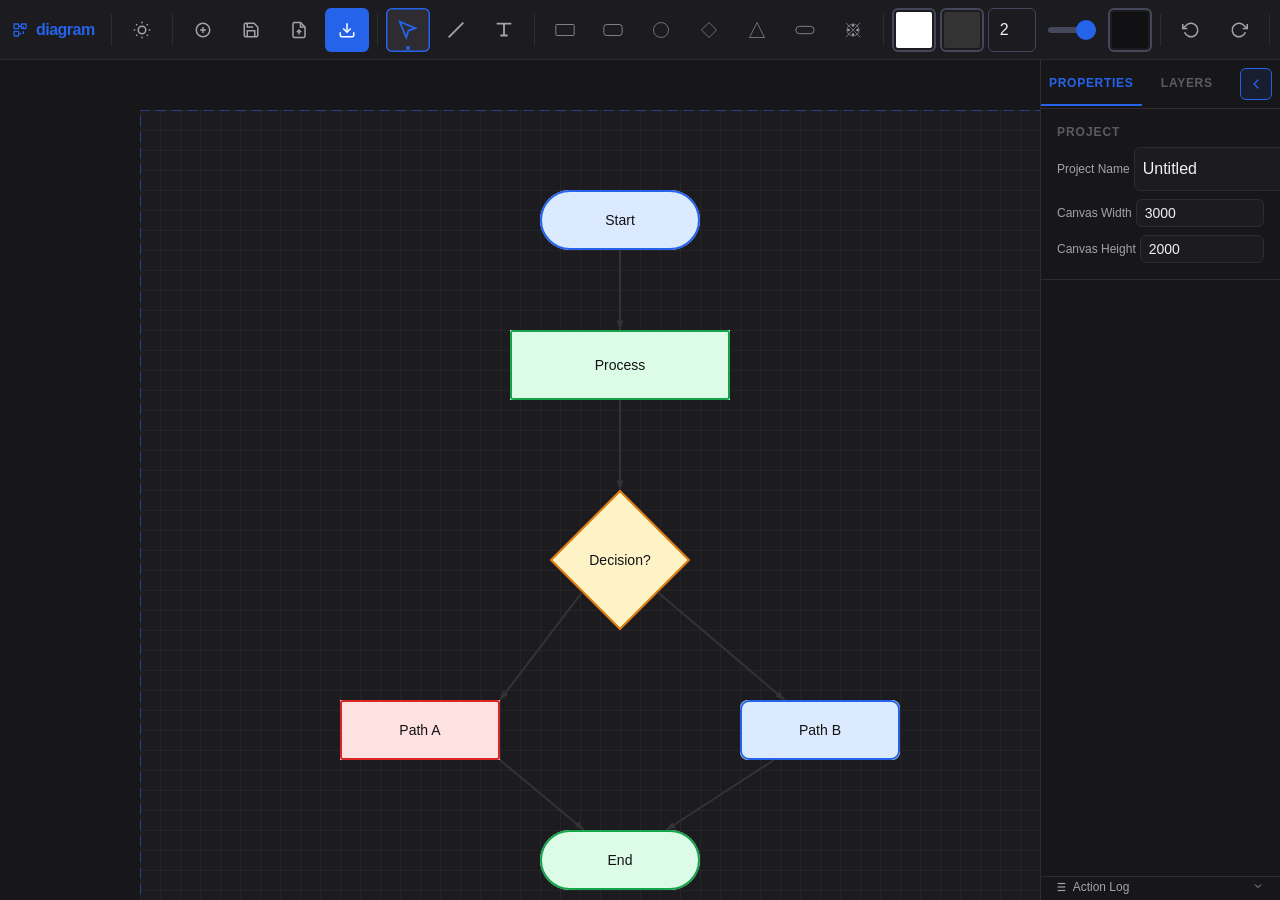
<file: index.html>
<!DOCTYPE html>
<html lang="en">
<head>
    <meta charset="UTF-8">
    <meta name="viewport" content="width=device-width, initial-scale=1.0">
    <title>diagram</title>
    <script>
      (function () {
        var saved = localStorage.getItem('diagram-theme');
        var theme = saved || (window.matchMedia('(prefers-color-scheme: dark)').matches ? 'dark' : 'light');
        document.documentElement.setAttribute('data-theme', theme);
      })();
    </script>
    <link rel="stylesheet" href="styles.css">
    <link rel="icon" type="image/svg+xml" href="data:image/svg+xml,%3Csvg xmlns='http://www.w3.org/2000/svg' viewBox='0 0 24 24' fill='none' stroke='%232563EB' stroke-width='2'%3E%3Crect x='3' y='3' width='7' height='7' rx='1'/%3E%3Crect x='14' y='3' width='7' height='7' rx='1'/%3E%3Crect x='3' y='14' width='7' height='7' rx='1'/%3E%3Cpath d='M10 6.5h4M10 17.5h4M17 6.5v4M17 14v4'/%3E%3C/svg%3E">
</head>
<body>
    <h1 class="sr-only">Diagram — Canvas Editor</h1>
    <a href="#canvas-container" class="skip-link">Skip to canvas</a>
    <!-- Toolbar -->
    <div id="toolbar">
        <a class="app-logo" href="about/">
            <svg width="16" height="16" viewBox="0 0 24 24" fill="none" stroke="currentColor" stroke-width="2" style="vertical-align:middle;margin-right:4px"><rect x="3" y="3" width="7" height="7" rx="1"/><rect x="14" y="3" width="7" height="7" rx="1"/><rect x="3" y="14" width="7" height="7" rx="1"/><path d="M10 6.5h4M10 17.5h4M17 6.5v4M17 14v4"/></svg>
            diagram
        </a>
        <div class="toolbar-divider"></div>

        <button id="theme-toggle" title="Toggle theme">
            <svg class="theme-sun" width="18" height="18" viewBox="0 0 24 24" fill="none" stroke="currentColor" stroke-width="2"><circle cx="12" cy="12" r="5"/><path d="M12 1v2M12 21v2M4.22 4.22l1.42 1.42M18.36 18.36l1.42 1.42M1 12h2M21 12h2M4.22 19.78l1.42-1.42M18.36 5.64l1.42-1.42"/></svg>
            <svg class="theme-moon" width="18" height="18" viewBox="0 0 24 24" fill="none" stroke="currentColor" stroke-width="2" style="display:none"><path d="M21 12.79A9 9 0 1111.21 3 7 7 0 0021 12.79z"/></svg>
        </button>
        <div class="toolbar-divider"></div>

        <button class="tool-btn" id="btn-new" title="New Canvas"><svg width="18" height="18" viewBox="0 0 24 24" fill="none" stroke="currentColor" stroke-width="2"><circle cx="12" cy="12" r="9"/><line x1="12" y1="8" x2="12" y2="16"/><line x1="8" y1="12" x2="16" y2="12"/></svg></button>
        <button class="tool-btn save-btn" id="btn-save-file" title="Save Project (.json)"><svg width="18" height="18" viewBox="0 0 24 24" fill="none" stroke="currentColor" stroke-width="2"><path d="M19 21H5a2 2 0 01-2-2V5a2 2 0 012-2h11l5 5v11a2 2 0 01-2 2z"/><polyline points="17 21 17 13 7 13 7 21"/><polyline points="7 3 7 8 15 8"/></svg><span class="save-dot" id="save-dot" style="display:none"></span></button>
        <button class="tool-btn" id="btn-load-file" title="Import Project (.json)"><svg width="18" height="18" viewBox="0 0 24 24" fill="none" stroke="currentColor" stroke-width="2"><path d="M14 2H6a2 2 0 00-2 2v16a2 2 0 002 2h12a2 2 0 002-2V8z"/><polyline points="14 2 14 8 20 8"/><line x1="12" y1="18" x2="12" y2="12"/><polyline points="9 15 12 12 15 15"/></svg></button>
        <div class="export-wrap">
            <button class="tool-btn-primary" id="btn-export" title="Export"><svg width="18" height="18" viewBox="0 0 24 24" fill="none" stroke="currentColor" stroke-width="2"><path d="M21 15v4a2 2 0 01-2 2H5a2 2 0 01-2-2v-4"/><polyline points="7 10 12 15 17 10"/><line x1="12" y1="15" x2="12" y2="3"/></svg></button>
            <div class="export-drop" id="export-drop">
                <div class="export-item" data-action="export-png-auto">PNG (auto-crop)</div>
                <div class="export-item" data-action="export-png-full">PNG (full canvas)</div>
                <div class="export-item" data-action="export-jpg-auto">JPG (auto-crop)</div>
                <div class="export-item" data-action="export-jpg-full">JPG (full canvas)</div>
                <div class="export-item" data-action="export-pdf-auto">PDF (auto-crop)</div>
                <div class="export-item" data-action="export-pdf-full">PDF (full canvas)</div>
            </div>
        </div>
        <div class="toolbar-divider"></div>

        <button class="tool-btn active" data-tool="select" title="Select (V)"><svg width="22" height="22" viewBox="0 0 24 24" fill="none" stroke="currentColor" stroke-width="2"><path d="M3 3l7.07 16.97 2.51-7.39 7.39-2.51L3 3z"/></svg></button>
        <button class="tool-btn" data-tool="line" title="Line (L)"><svg width="22" height="22" viewBox="0 0 24 24" fill="none" stroke="currentColor" stroke-width="2"><line x1="4" y1="20" x2="20" y2="4"/></svg></button>
        <button class="tool-btn" data-tool="text" title="Text (T)"><svg width="22" height="22" viewBox="0 0 24 24" fill="none" stroke="currentColor" stroke-width="2"><path d="M4 5h16M12 5v14M8 18h8"/></svg></button>
        <div class="toolbar-divider"></div>

        <button class="shape-btn" data-shape="rect" data-width="120" data-height="80" title="Rectangle"><svg viewBox="0 0 60 40"><rect x="5" y="5" width="50" height="30" fill="none" stroke="currentColor" stroke-width="2" rx="2"/></svg></button>
        <button class="shape-btn" data-shape="roundRect" data-width="120" data-height="80" title="Rounded"><svg viewBox="0 0 60 40"><rect x="5" y="5" width="50" height="30" fill="none" stroke="currentColor" stroke-width="2" rx="8"/></svg></button>
        <button class="shape-btn" data-shape="circle" data-width="80" data-height="80" title="Circle"><svg viewBox="0 0 60 60"><circle cx="30" cy="30" r="25" fill="none" stroke="currentColor" stroke-width="2"/></svg></button>
        <button class="shape-btn" data-shape="diamond" data-width="80" data-height="80" title="Diamond"><svg viewBox="0 0 60 60"><path d="M30 5l25 25-25 25L5 30z" fill="none" stroke="currentColor" stroke-width="2"/></svg></button>
        <button class="shape-btn" data-shape="triangle" data-width="80" data-height="80" title="Triangle"><svg viewBox="0 0 60 60"><path d="M30 5l25 50H5z" fill="none" stroke="currentColor" stroke-width="2"/></svg></button>
        <button class="shape-btn" data-shape="terminator" data-width="120" data-height="60" title="Start/End"><svg viewBox="0 0 60 30"><rect x="5" y="5" width="50" height="20" rx="10" fill="none" stroke="currentColor" stroke-width="2"/></svg></button>
        <button class="shape-btn" data-shape="custom" data-width="100" data-height="100" title="Custom SVG"><svg viewBox="0 0 60 60"><path d="M6 6l48 48M54 6L6 54" fill="none" stroke="currentColor" stroke-width="2"/><circle cx="30" cy="30" r="20" fill="none" stroke="currentColor" stroke-width="2"/><circle cx="30" cy="15" r="4" fill="currentColor"/><circle cx="30" cy="45" r="4" fill="currentColor"/><circle cx="15" cy="30" r="4" fill="currentColor"/><circle cx="45" cy="30" r="4" fill="currentColor"/></svg></button>
        <div class="toolbar-divider"></div>

        <input type="color" id="fillColor" value="#ffffff" title="Fill">
        <input type="color" id="strokeColor" value="#333333" title="Outline">
        <input type="number" id="strokeWidth" value="2" min="0" max="20" title="Outline width">
        <input type="range" id="opacity" value="100" min="10" max="100" title="Opacity">
        <input type="color" id="textColor" value="#111113" title="Text color">
        <div class="toolbar-divider"></div>

        <button class="tool-btn" id="btn-undo" title="Undo (Ctrl+Z)"><svg width="18" height="18" viewBox="0 0 24 24" fill="none" stroke="currentColor" stroke-width="2"><polyline points="1 4 1 10 7 10"/><path d="M3.51 15a9 9 0 1 0 2.13-9.36L1 10"/></svg></button>
        <button class="tool-btn" id="btn-redo" title="Redo (Ctrl+Y or Ctrl+Shift+Z)"><svg width="18" height="18" viewBox="0 0 24 24" fill="none" stroke="currentColor" stroke-width="2"><polyline points="23 4 23 10 17 10"/><path d="M20.49 15a9 9 0 1 1-2.13-9.36L23 10"/></svg></button>
        <div class="toolbar-divider"></div>

        <button class="tool-btn" id="btn-duplicate" title="Duplicate (Ctrl+D)"><svg width="18" height="18" viewBox="0 0 24 24" fill="none" stroke="currentColor" stroke-width="2"><rect x="9" y="9" width="13" height="13" rx="2"/><path d="M5 15H4a2 2 0 01-2-2V4a2 2 0 012-2h9a2 2 0 012 2v1"/></svg></button>
        <button class="tool-btn" id="btn-delete" title="Delete (Del)"><svg width="18" height="18" viewBox="0 0 24 24" fill="none" stroke="currentColor" stroke-width="2"><polyline points="3 6 5 6 21 6"/><path d="M19 6v14a2 2 0 01-2 2H7a2 2 0 01-2-2V6m3 0V4a2 2 0 012-2h4a2 2 0 012 2v2"/></svg></button>
        <div class="toolbar-divider"></div>

        <button class="tool-btn active" id="btn-grid" title="Toggle Grid (G)"><svg width="22" height="22" viewBox="0 0 24 24" fill="none" stroke="currentColor" stroke-width="2"><path d="M3 3h18v18H3z"/><path d="M3 9h18M3 15h18M9 3v18M15 3v18"/></svg></button>
        <button class="tool-btn active" id="btn-snap" title="Toggle Snap (S)"><svg width="22" height="22" viewBox="0 0 24 24" fill="none" stroke="currentColor" stroke-width="2"><circle cx="4" cy="4" r="2" fill="currentColor"/><circle cx="20" cy="4" r="2" fill="currentColor"/><circle cx="4" cy="20" r="2" fill="currentColor"/><circle cx="20" cy="20" r="2" fill="currentColor"/><line x1="6" y1="4" x2="18" y2="4" stroke-dasharray="2 2"/><line x1="4" y1="6" x2="4" y2="18" stroke-dasharray="2 2"/></svg></button>
        <div class="toolbar-divider"></div>

        <span class="zoom-display" id="zoom-display">100%</span>
        <button class="tool-btn" id="btn-zoom-in" title="Zoom In">+</button>
        <button class="tool-btn" id="btn-zoom-out" title="Zoom Out">−</button>
    </div>

    <!-- Read-only banner (shown when another tab is editing) -->
    <div id="readonly-banner" class="readonly-banner" style="display:none" role="alert">Read-only — another tab is editing</div>

    <!-- Canvas -->
    <div id="canvas-container" aria-label="Diagram canvas" role="application">
        <div id="canvas">
            <div id="grid-layer"></div>
            <div id="shapes-layer"></div>
            <div id="preview-layer"></div>
        </div>
    </div>

    <!-- Properties Panel -->
    <div id="properties-panel" class="hidden">
        <div id="panel-resize-handle" title="Drag to resize panel"></div>
        <div class="panel-header" id="panel-header">
            <span id="panel-title" style="display:none"></span>
            <div class="panel-tabs">
                <button class="panel-tab active" data-tab="properties">Properties</button>
                <button class="panel-tab" data-tab="layers">Layers</button>
            </div>
            <button id="btn-collapse-panel" class="collapse-btn" title="Collapse panel (Ctrl+\\)">
                <svg width="14" height="14" viewBox="0 0 24 24" fill="none" stroke="currentColor" stroke-width="2" stroke-linecap="round" stroke-linejoin="round"><polyline points="15 18 9 12 15 6"/></svg>
            </button>
        </div>
        <div class="panel-scroll">

        <!-- Project properties (shown when nothing selected) -->
        <div class="panel-section panel-project">
            <h4>Project</h4>
            <div class="prop-row"><label>Project Name <input type="text" id="project-name" placeholder="Untitled"></label></div>
            <div class="prop-row"><label>Canvas Width <input type="number" id="canvas-width" min="500" max="10000" step="100"></label></div>
            <div class="prop-row"><label>Canvas Height <input type="number" id="canvas-height" min="500" max="10000" step="100"></label></div>
        </div>

        <!-- Shape name -->
        <div class="panel-section panel-shape">
            <h4>Name</h4>
            <div class="prop-row"><label><input type="text" id="prop-name" placeholder="Shape name..."></label></div>
        </div>
        <!-- Shape geometry -->
        <div class="panel-section panel-shape">
            <h4>Geometry</h4>
            <div class="prop-row">
                <label>X <input type="number" id="prop-x" class="num-compact"></label>
                <label>Y <input type="number" id="prop-y" class="num-compact"></label>
                <label>W <input type="number" id="prop-width" class="num-compact" min="10"></label>
                <label>H <input type="number" id="prop-height" class="num-compact" min="10"></label>
            </div>
            <div class="prop-row"><label>Z <input type="number" id="prop-zHeight" class="num-tiny" value="0" min="-999" max="999" title="Z-order position (higher = on top)"></label></div>
            <div class="prop-row">
                <label class="checkbox-label"><input type="checkbox" id="prop-lock-ar"> Lock Aspect Ratio</label>
            </div>
        </div>
        <!-- Shape text -->
        <div class="panel-section panel-shape">
            <h4>Text</h4>
            <div class="prop-row"><label><textarea id="prop-text" rows="3" placeholder="Enter text..."></textarea></label></div>
            <div class="prop-row">
                <label>Font <input type="number" id="prop-fontSize" class="num-tiny" min="8" max="72"></label>
                <label>Pad <input type="number" id="prop-textPad" class="num-tiny" min="0" max="40"></label>
            </div>
            <div class="prop-row"><label>Align <select id="prop-textAlign">
                <option value="top-left">Top Left</option>
                <option value="top-center">Top Center</option>
                <option value="top-right">Top Right</option>
                <option value="middle-left">Middle Left</option>
                <option value="center">Center</option>
                <option value="middle-right">Middle Right</option>
                <option value="bottom-left">Bottom Left</option>
                <option value="bottom-center">Bottom Center</option>
                <option value="bottom-right">Bottom Right</option>
            </select></label></div>
        </div>
        <!-- Shape style -->
        <div class="panel-section panel-shape panel-shape-style">
            <h4>Style</h4>
            <div class="prop-row">
                <label>Fill <input type="color" id="prop-fill"></label>
                <label>Stroke <input type="color" id="prop-stroke"></label>
                <label>SW <input type="number" id="prop-sw" class="num-tiny" min="0" max="20"></label>
                <label>Op <input type="number" id="prop-opacity" class="num-compact" min="10" max="100"></label>
            </div>
            <div class="prop-row">
                <label>F.Op <input type="number" id="prop-fillOpacity" class="num-compact" min="0" max="100" value="100" title="Fill opacity (0-100)"></label>
                <label>S.Op <input type="number" id="prop-strokeOpacity" class="num-compact" min="0" max="100" value="100" title="Stroke opacity (0-100)"></label>
                <label>Txt Color <input type="color" id="prop-textColor"></label>
            </div>
        </div>

        <!-- Connection style -->
        <div class="panel-section panel-conn">
            <h4>Connection</h4>
            <div class="prop-row"><label>Name <input type="text" id="conn-name" placeholder="Line name..."></label></div>
            <div class="prop-row"><label>Color <input type="color" id="conn-color"></label><label>Width <input type="number" id="conn-width" class="num-compact" min="1" max="20"></label></div>
            <div class="prop-row"><label>Z <input type="number" id="conn-zHeight" class="num-tiny" value="0" min="-999" max="999" title="Z-order position (higher = on top)"></label></div>
            <div class="prop-row">
                <div class="checkbox-pair">
                    <label class="checkbox-label"><input type="checkbox" id="conn-arrow-start"> Start</label>
                    <label class="checkbox-label"><input type="checkbox" id="conn-arrow-end"> End</label>
                </div>
            </div>
            <div class="prop-row"><label>From <input type="text" id="conn-from" class="num-wide" readonly tabindex="-1"></label></div>
            <div class="prop-row"><label>To <input type="text" id="conn-to" class="num-wide" readonly tabindex="-1"></label></div>
        </div>

        <!-- Layers tab content -->
        <div id="panel-layers" class="panel-layers-content" style="display:none"></div>

        <!-- Custom SVG editing (shown when custom shape selected) -->
        <div class="panel-section panel-custom">
            <h4>Custom SVG</h4>
            <div class="prop-row"><label><textarea id="custom-svg-code" rows="6" placeholder="Paste SVG elements — use pixel coords matching shape size"></textarea></label></div>
            <div class="prop-row">
                <label class="checkbox-label"><input type="checkbox" id="prop-preserve-svg-ar"> Preserve SVG Aspect Ratio</label>
            </div>
            <div class="prop-row">
                <label class="checkbox-label"><input type="checkbox" id="prop-treat-as-native"> Treat as native shape</label>
            </div>
        </div>

        </div><!-- end panel-scroll -->

        <!-- Action Log (inside panel) -->
        <div class="panel-log">
            <div class="log-header" id="log-header">
                <span><svg width="14" height="14" viewBox="0 0 24 24" fill="none" stroke="currentColor" stroke-width="2" style="vertical-align:middle;margin-right:3px"><line x1="8" y1="6" x2="21" y2="6"/><line x1="8" y1="12" x2="21" y2="12"/><line x1="8" y1="18" x2="21" y2="18"/><line x1="3" y1="6" x2="3.01" y2="6"/><line x1="3" y1="12" x2="3.01" y2="12"/><line x1="3" y1="18" x2="3.01" y2="18"/></svg> Action Log</span>
                <button id="log-toggle" title="Toggle log"><svg width="12" height="12" viewBox="0 0 24 24" fill="none" stroke="currentColor" stroke-width="2"><polyline points="6 9 12 15 18 9"/></svg></button>
            </div>
            <div class="log-body" id="log-body" aria-live="polite"></div>
        </div>
    </div>

    <!-- Context Menu -->
    <div id="context-menu" class="hidden">
        <div class="context-item" data-action="copy">Copy (Ctrl+C)</div>
        <div class="context-item" data-action="paste">Paste (Ctrl+V)</div>
        <div class="context-divider"></div>
        <div class="context-item" data-action="duplicate">Duplicate</div>
        <div class="context-item" data-action="delete">Delete</div>
        <div class="context-divider"></div>
        <div class="context-item" data-action="bring-front">Bring to Front</div>
        <div class="context-item" data-action="bring-forward">Bring Forward</div>
        <div class="context-item" data-action="send-backward">Send Backward</div>
        <div class="context-item" data-action="send-back">Send to Back</div>
        <div class="context-divider"></div>
        <div class="context-item" data-action="lock">Lock/Unlock</div>
        <div class="context-divider"></div>
        <div class="context-item" data-action="edit-text">Edit Text</div>
    </div>

    <!-- Text Editor -->
    <div id="text-editor" class="hidden">
        <textarea id="text-input"></textarea>
    </div>

    <script src="vendor/html2canvas.min.js"></script>
    <script src="vendor/jspdf.umd.min.js"></script>
    <script src="app.js"></script>
</body>
</html>
</file>
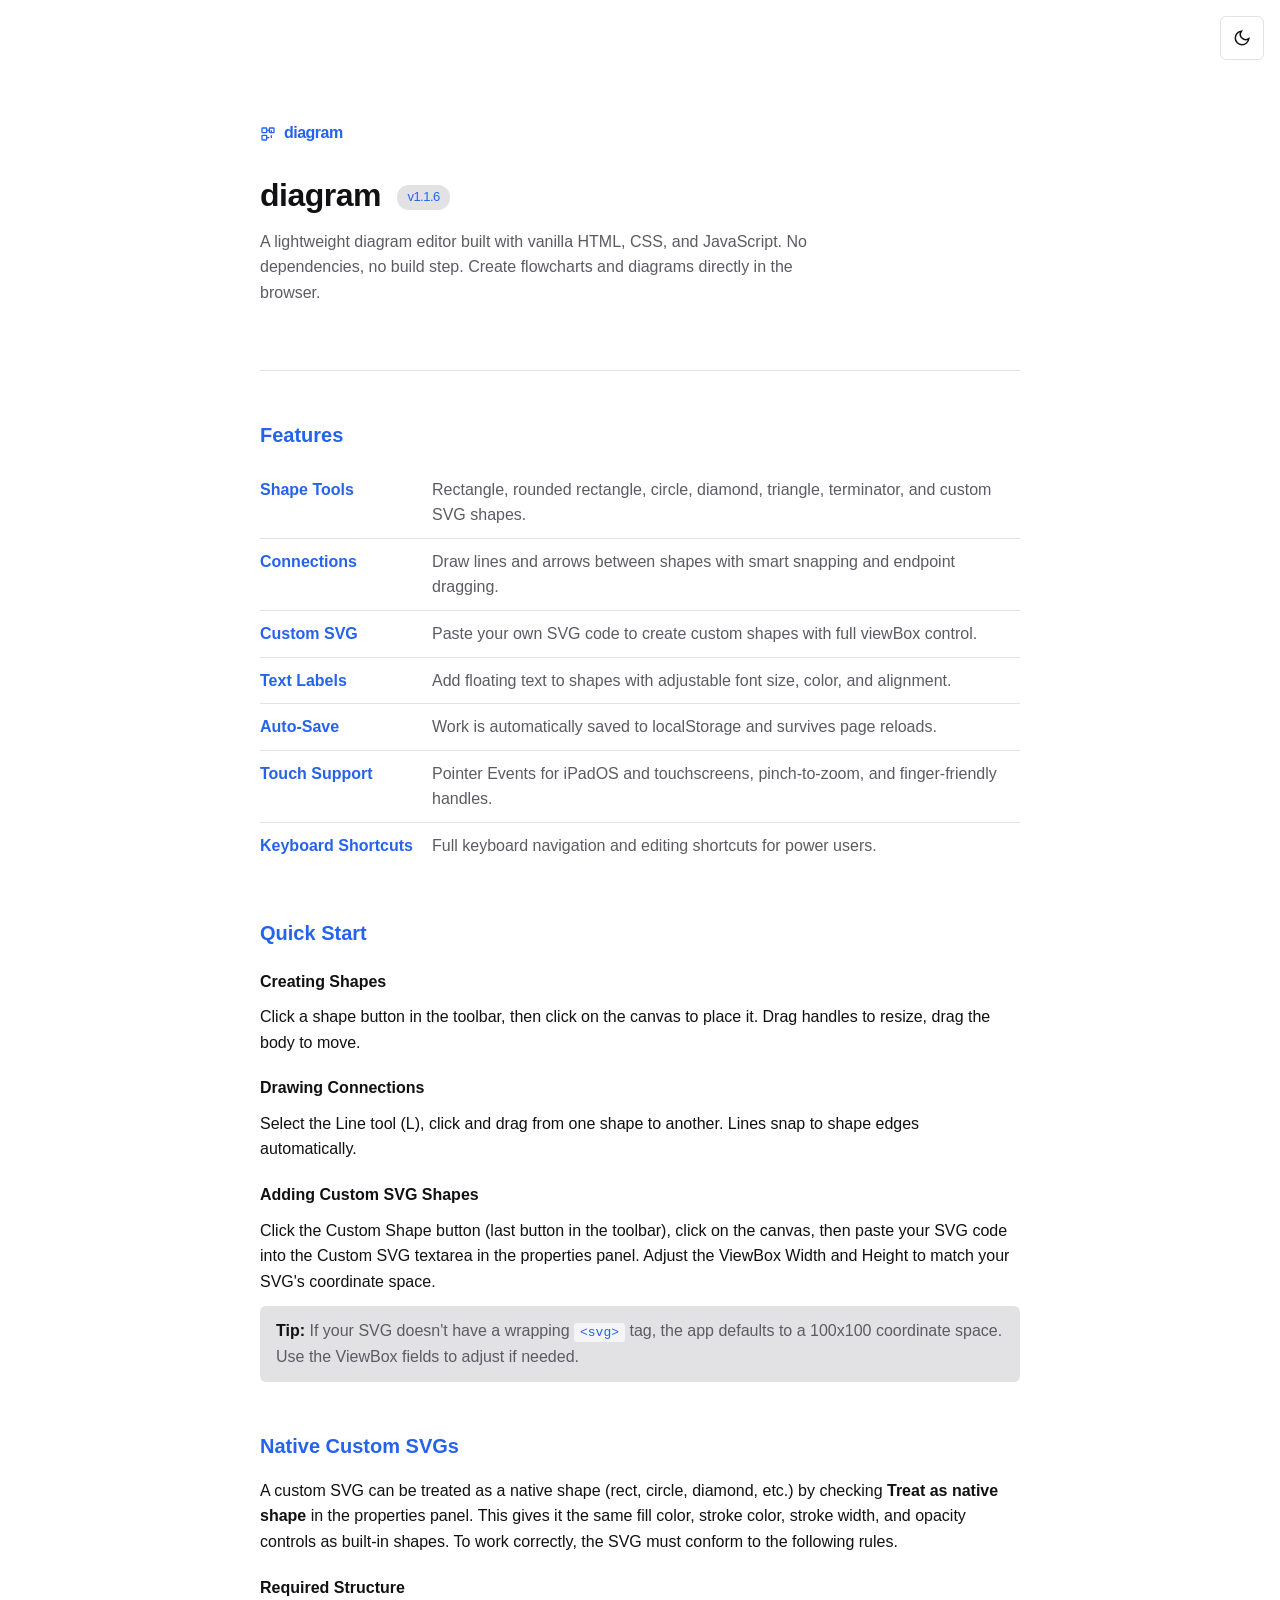
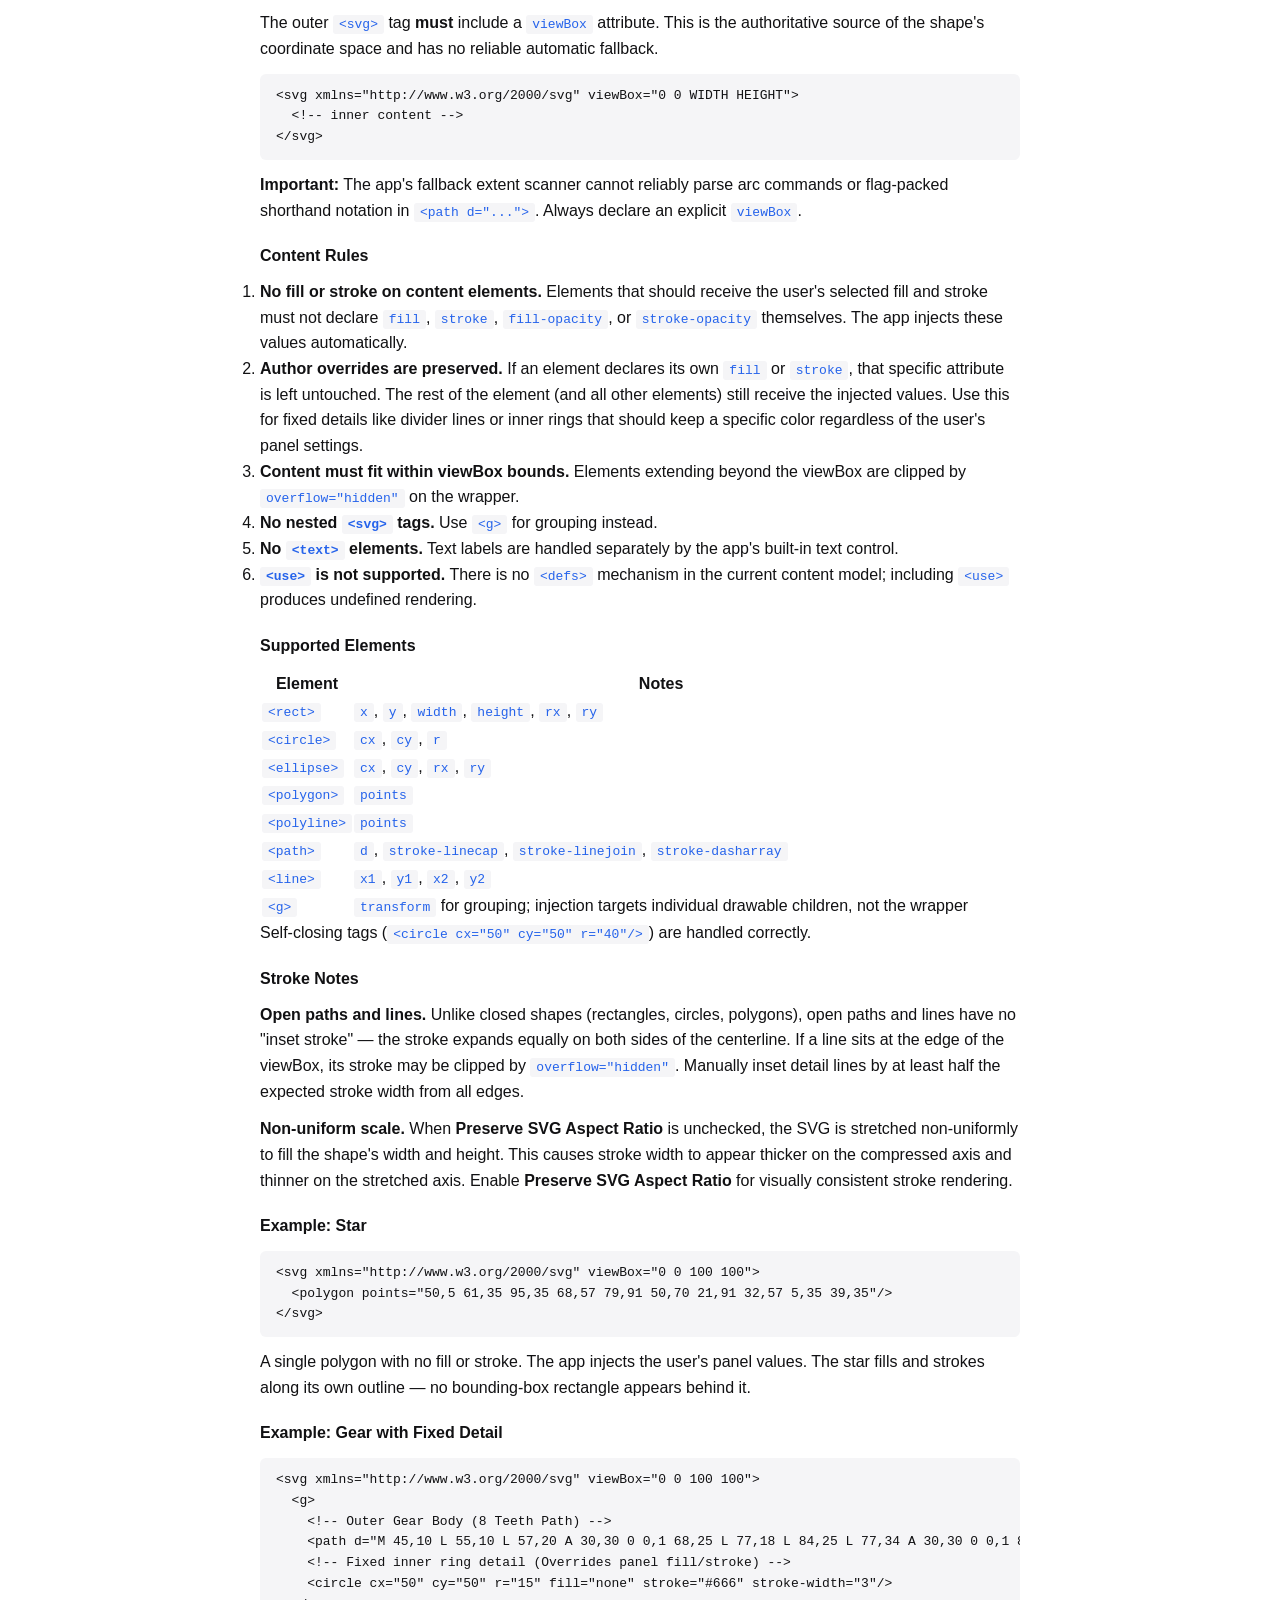
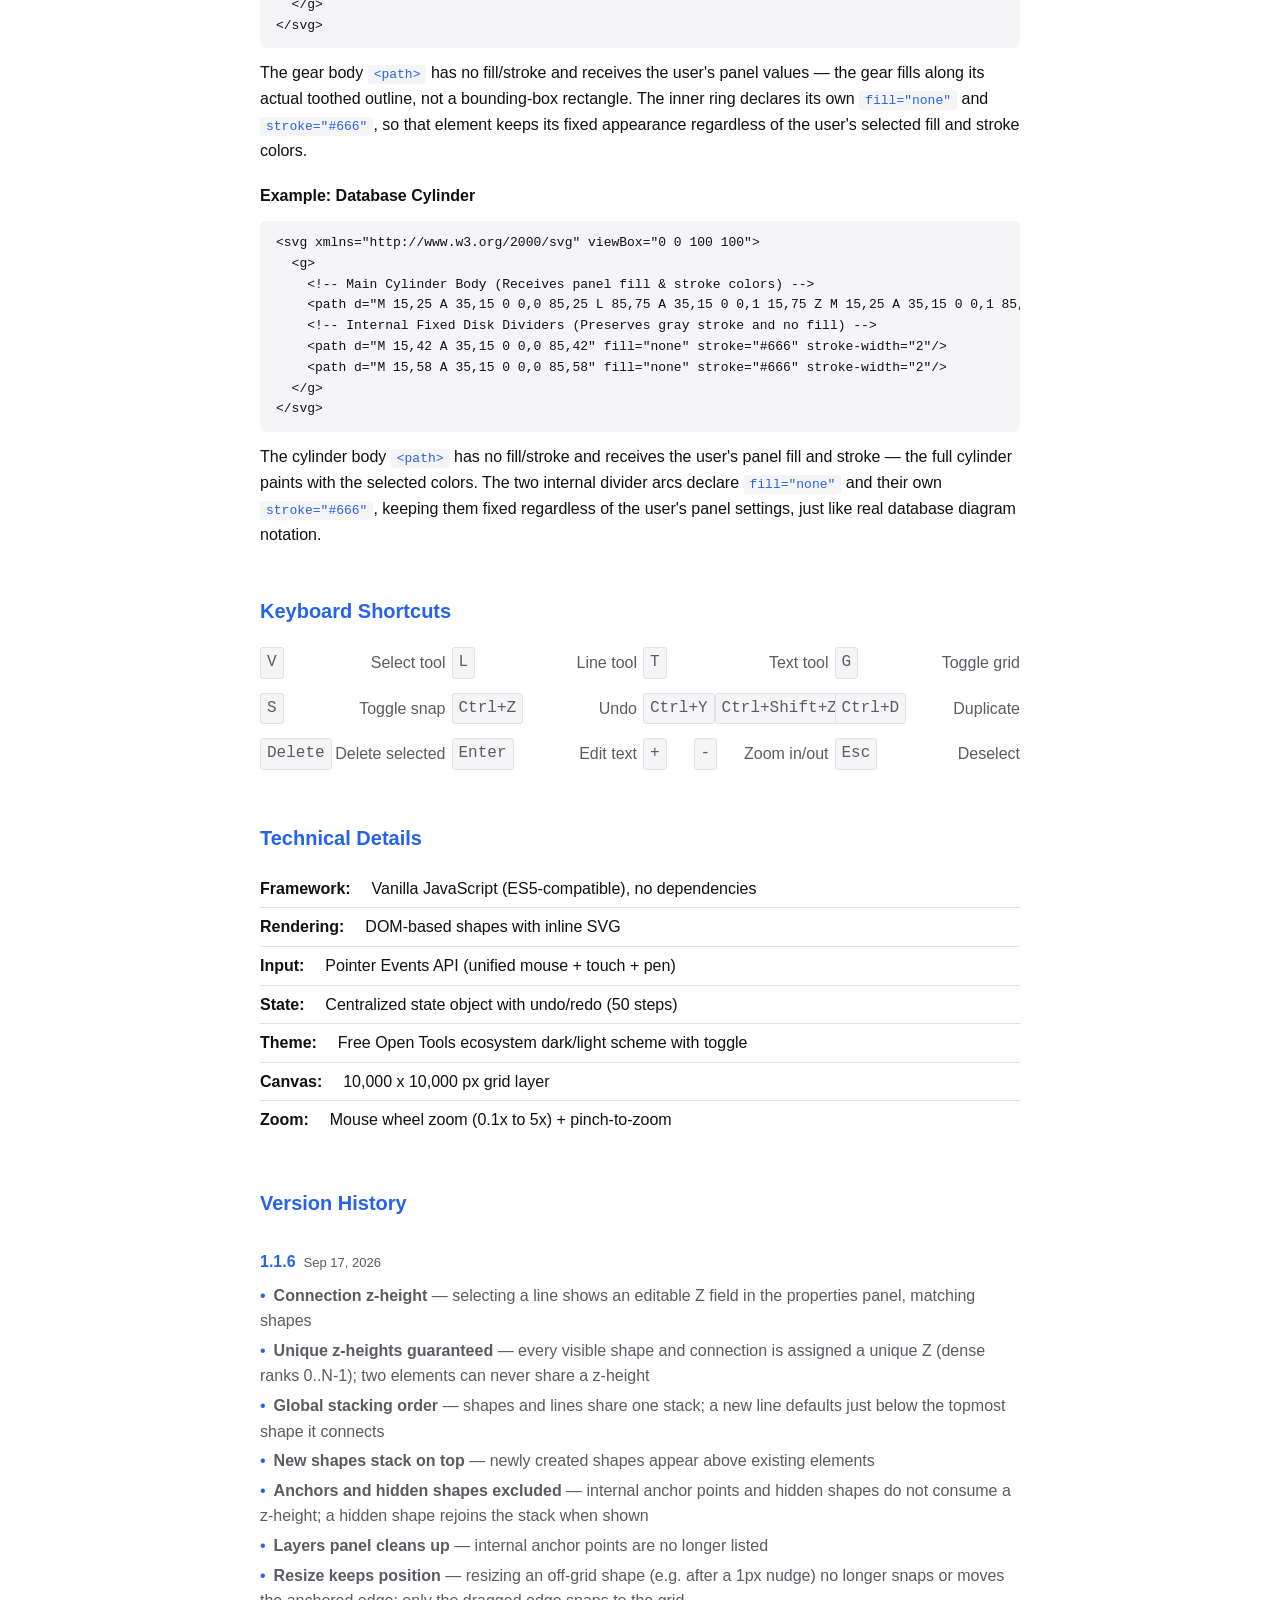
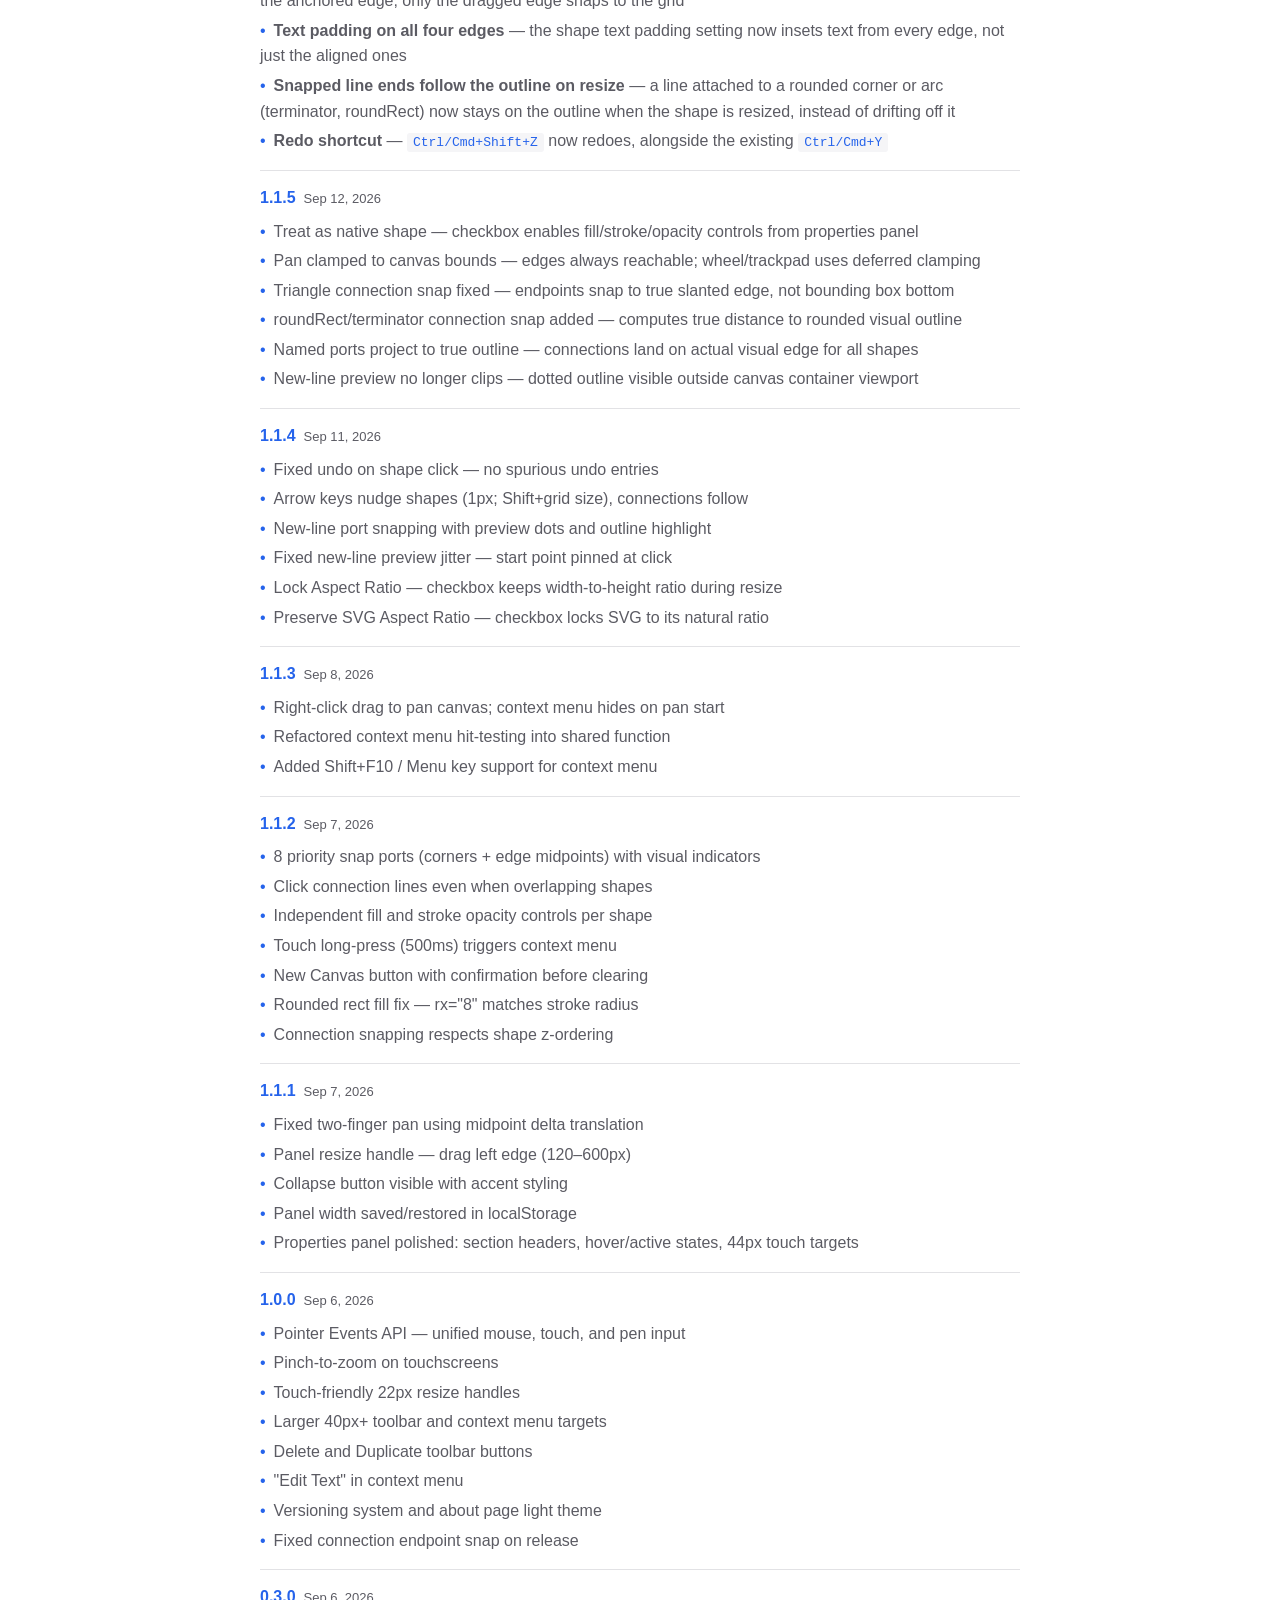
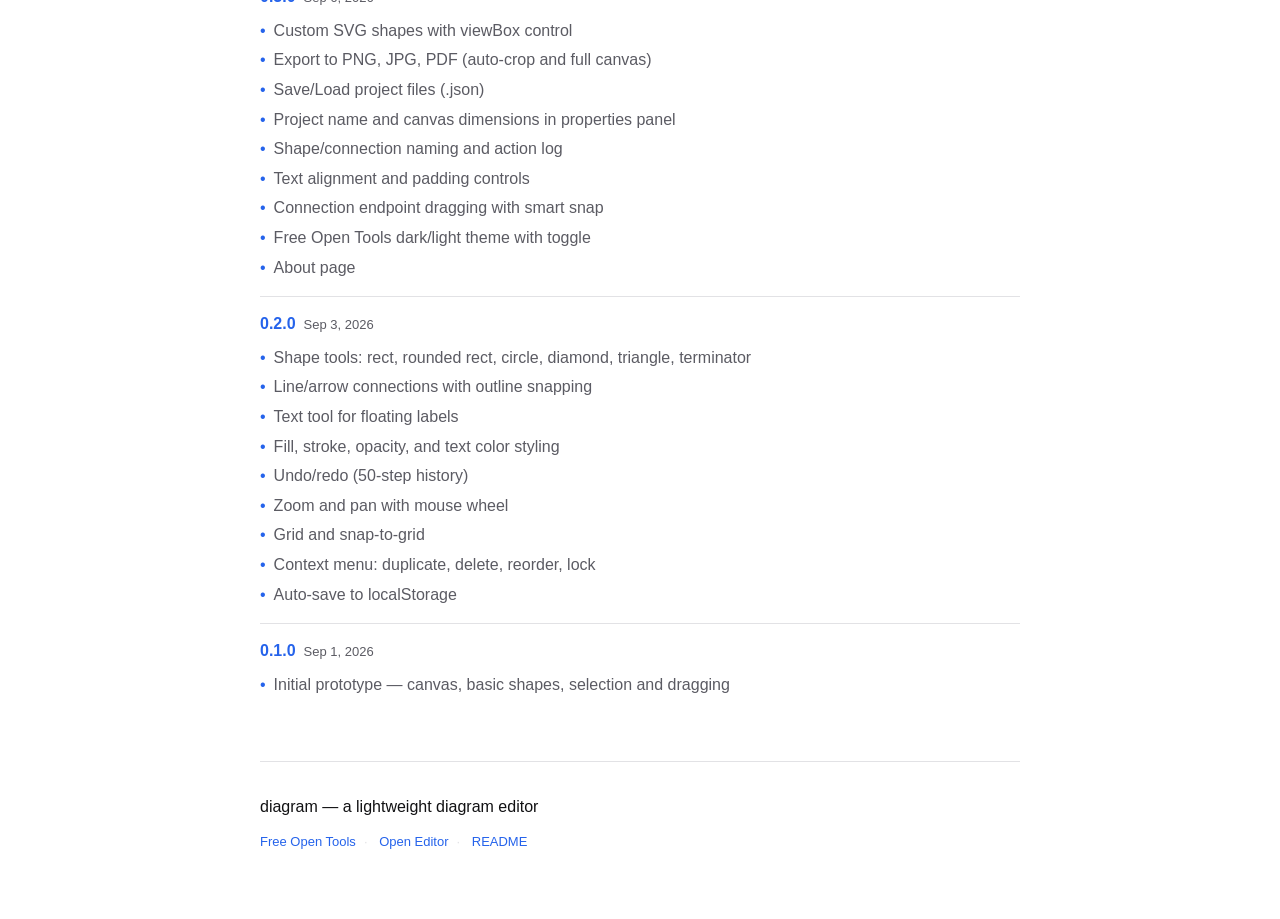
<file: about/index.html>
<!DOCTYPE html>
<html lang="en">
<head>
    <meta charset="UTF-8">
    <meta name="viewport" content="width=device-width, initial-scale=1.0">
    <title>About diagram</title>
    <script>
      (function () {
        var saved = localStorage.getItem('diagram-theme');
        var theme = saved || (window.matchMedia('(prefers-color-scheme: dark)').matches ? 'dark' : 'light');
        document.documentElement.setAttribute('data-theme', theme);
      })();
    </script>
    <link rel="icon" type="image/svg+xml" href="data:image/svg+xml,%3Csvg xmlns='http://www.w3.org/2000/svg' viewBox='0 0 24 24' fill='none' stroke='%232563EB' stroke-width='2'%3E%3Crect x='3' y='3' width='7' height='7' rx='1'/%3E%3Crect x='14' y='3' width='7' height='7' rx='1'/%3E%3Crect x='3' y='14' width='7' height='7' rx='1'/%3E%3Cpath d='M10 6.5h4M10 17.5h4M17 6.5v4M17 14v4'/%3E%3C/svg%3E">
    <style>
        /* ===== Theme Variables ===== */
        :root,
        [data-theme="dark"] {
            --color-bg: #0E0E10;
            --color-surface: #1C1C20;
            --color-text: #F2F2F3;
            --color-text-muted: #A3A3AB;
            --color-accent: #2563EB;
            --color-accent-hover: #1D4ED8;
            --color-border: #2C2C32;
            --color-border-input: #45475A;
            --color-btn-hover-bg: #2C2C32;
            --color-btn-active-bg: #2C2C32;
            --color-code-bg: #17171A;
        }

        [data-theme="light"] {
            --color-bg: #FFFFFF;
            --color-surface: #FFFFFF;
            --color-text: #111113;
            --color-text-muted: #5B5B63;
            --color-accent: #2563EB;
            --color-accent-hover: #1D4ED8;
            --color-border: #E2E2E5;
            --color-border-input: #E2E2E5;
            --color-btn-hover-bg: #F5F5F7;
            --color-btn-active-bg: #E2E2E5;
            --color-code-bg: #F5F5F7;
        }

        * { margin: 0; padding: 0; box-sizing: border-box; }

        body {
            font-family: -apple-system, BlinkMacSystemFont, 'Segoe UI', Roboto, Oxygen, sans-serif;
            background: var(--color-bg);
            color: var(--color-text);
            line-height: 1.6;
            min-height: 100vh;
            transition: background 0.2s, color 0.2s;
        }

        .container {
            max-width: 800px;
            margin: 0 auto;
            padding: 40px 20px;
        }

        header {
            padding: 80px 0 40px;
            border-bottom: 1px solid var(--color-border);
            margin-bottom: 48px;
        }

        .logo {
            font-size: 16px;
            font-weight: 700;
            color: var(--color-accent);
            letter-spacing: -0.5px;
            text-decoration: none;
            margin-bottom: 24px;
            display: inline-block;
        }

        .logo:hover {
            color: var(--color-accent-hover);
        }

        h1 {
            font-size: 32px;
            color: var(--color-text);
            margin-bottom: 8px;
            font-weight: 700;
            letter-spacing: -0.5px;
        }

        .version {
            display: inline-block;
            font-size: 13px;
            color: var(--color-accent);
            background: var(--color-btn-active-bg);
            padding: 2px 10px;
            border-radius: 12px;
            margin-left: 8px;
            vertical-align: middle;
            font-weight: 500;
        }

        .subtitle {
            font-size: 16px;
            color: var(--color-text-muted);
            margin-bottom: 24px;
            max-width: 560px;
            margin-top: 8px;
        }

        section {
            margin-bottom: 48px;
        }

        h2 {
            font-size: 20px;
            color: var(--color-accent);
            margin-bottom: 16px;
            font-weight: 600;
        }

        h3 {
            font-size: 16px;
            color: var(--color-text);
            margin: 20px 0 10px;
            font-weight: 600;
        }

        p {
            margin-bottom: 12px;
            color: var(--color-text);
            font-size: 16px;
        }

        .features-list {
            list-style: none;
            margin: 16px 0;
        }

        .features-list li {
            padding: 10px 0;
            border-bottom: 1px solid var(--color-border);
            display: flex;
            align-items: flex-start;
            gap: 12px;
            font-size: 16px;
        }

        .features-list li:last-child {
            border-bottom: none;
        }

        .features-list .label {
            color: var(--color-accent);
            font-weight: 600;
            min-width: 160px;
        }

        .features-list .desc {
            color: var(--color-text-muted);
        }

        .tech-list {
            list-style: none;
            margin: 16px 0;
        }

        .tech-list li {
            padding: 6px 0;
            border-bottom: 1px solid var(--color-border);
            display: flex;
            align-items: center;
            gap: 12px;
            font-size: 16px;
        }

        .tech-list li:last-child {
            border-bottom: none;
        }

        .kbd {
            display: inline-block;
            padding: 2px 6px;
            background: var(--color-btn-hover-bg);
            border: 1px solid var(--color-border-input);
            border-radius: 3px;
            font-family: 'SF Mono', 'JetBrains Mono', monospace;
            font-size: 12px;
            color: var(--color-text);
        }

        .shortcuts-grid {
            display: grid;
            grid-template-columns: repeat(auto-fit, minmax(180px, 1fr));
            gap: 6px;
            margin: 12px 0;
        }

        .shortcut-item {
            display: flex;
            justify-content: space-between;
            align-items: center;
            padding: 4px 0;
        }

        .shortcut-item span {
            color: var(--color-text-muted);
            font-size: 16px;
        }

        code {
            font-family: 'SF Mono', 'JetBrains Mono', monospace;
            font-size: 13px;
            background: var(--color-code-bg);
            padding: 2px 6px;
            border-radius: 3px;
            color: var(--color-accent);
        }

        pre {
            background: var(--color-code-bg);
            padding: 12px 16px;
            border-radius: 6px;
            overflow-x: auto;
            margin: 12px 0;
        }

        pre code {
            background: none;
            padding: 0;
            color: var(--color-text);
        }

        footer {
            padding: 32px 0;
            border-top: 1px solid var(--color-border);
            color: var(--color-text-muted);
            font-size: 13px;
        }

        footer a {
            color: var(--color-accent);
            text-decoration: none;
        }

        footer a:hover {
            text-decoration: underline;
        }

        .footer-links {
            margin-top: 12px;
        }

        .footer-links span {
            margin: 0 8px;
            color: var(--color-border-input);
        }

        .tip {
            background: var(--color-btn-active-bg);
            padding: 12px 16px;
            border-radius: 6px;
            font-size: 16px;
            color: var(--color-text-muted);
            margin: 12px 0;
        }

        .tip strong {
            color: var(--color-text);
        }

        /* Theme toggle button */
        .theme-toggle {
            position: fixed;
            top: 16px;
            right: 16px;
            width: 44px; height: 44px;
            border: 1px solid var(--color-border-input);
            background: var(--color-surface);
            color: var(--color-text);
            border-radius: 6px;
            cursor: pointer;
            font-size: 18px;
            display: flex;
            align-items: center;
            justify-content: center;
            transition: background 0.15s;
            z-index: 100;
        }

        .theme-toggle:hover {
            background: var(--color-btn-hover-bg);
        }

        .header-row {
            display: flex;
            align-items: center;
        }

        /* ===== Global Focus States ===== */
        :focus-visible {
            outline: 2px solid var(--color-accent);
            outline-offset: 2px;
        }

        /* ===== Reduced Motion ===== */
        @media (prefers-reduced-motion: reduce) {
            *, *::before, *::after {
                animation-duration: 0.01ms !important;
                transition-duration: 0.01ms !important;
            }
        }

        .skip-link {
            position: absolute;
            top: -100%;
            left: 0;
            z-index: 10000;
            padding: 8px 16px;
            background: var(--color-accent);
            color: #fff;
            text-decoration: none;
            font-size: 16px;
            font-weight: 600;
            border-radius: 0 0 4px 0;
        }
        .skip-link:focus {
            top: 0;
        }

        /* Version history */
        .changelog {
            margin: 16px 0;
        }

        .changelog-entry {
            padding: 14px 0;
            border-bottom: 1px solid var(--color-border);
        }

        .changelog-entry:last-child {
            border-bottom: none;
        }

        .changelog-entry .ver {
            font-weight: 700;
            color: var(--color-accent);
            font-size: 16px;
        }

        .changelog-entry .date {
            color: var(--color-text-muted);
            font-size: 13px;
            margin-left: 8px;
        }

        .changelog-entry ul {
            list-style: none;
            margin: 6px 0 0 0;
        }

        .changelog-entry li {
            font-size: 16px;
            color: var(--color-text-muted);
            padding: 2px 0;
        }

        .changelog-entry li::before {
            content: '\2022';
            color: var(--color-accent);
            margin-right: 8px;
        }
    </style>
</head>
<body>
    <a href="#main-content" class="skip-link">Skip to content</a>
    <button class="theme-toggle" id="theme-toggle" title="Toggle theme" aria-label="Toggle theme">
        <svg class="theme-sun" width="18" height="18" viewBox="0 0 24 24" fill="none" stroke="currentColor" stroke-width="2"><circle cx="12" cy="12" r="5"/><path d="M12 1v2M12 21v2M4.22 4.22l1.42 1.42M18.36 18.36l1.42 1.42M1 12h2M21 12h2M4.22 19.78l1.42-1.42M18.36 5.64l1.42-1.42"/></svg>
        <svg class="theme-moon" width="18" height="18" viewBox="0 0 24 24" fill="none" stroke="currentColor" stroke-width="2" style="display:none"><path d="M21 12.79A9 9 0 1111.21 3 7 7 0 0021 12.79z"/></svg>
    </button>

    <div class="container" id="main-content">
        <header>
            <div class="header-row">
                <a href="/" class="logo"><svg width="16" height="16" viewBox="0 0 24 24" fill="none" stroke="currentColor" stroke-width="2" style="vertical-align:middle;margin-right:4px"><rect x="3" y="3" width="7" height="7" rx="1"/><rect x="14" y="3" width="7" height="7" rx="1"/><rect x="3" y="14" width="7" height="7" rx="1"/><path d="M10 6.5h4M10 17.5h4M17 6.5v4M17 14v4"/></svg> <span>diagram</span></a>
            </div>
            <h1>diagram <span class="version" id="version-display">v1.1.6</span></h1>
            <p class="subtitle">A lightweight diagram editor built with vanilla HTML, CSS, and JavaScript. No dependencies, no build step. Create flowcharts and diagrams directly in the browser.</p>
        </header>

        <section>
            <h2>Features</h2>
            <ul class="features-list">
                <li>
                    <span class="label">Shape Tools</span>
                    <span class="desc">Rectangle, rounded rectangle, circle, diamond, triangle, terminator, and custom SVG shapes.</span>
                </li>
                <li>
                    <span class="label">Connections</span>
                    <span class="desc">Draw lines and arrows between shapes with smart snapping and endpoint dragging.</span>
                </li>
                <li>
                    <span class="label">Custom SVG</span>
                    <span class="desc">Paste your own SVG code to create custom shapes with full viewBox control.</span>
                </li>
                <li>
                    <span class="label">Text Labels</span>
                    <span class="desc">Add floating text to shapes with adjustable font size, color, and alignment.</span>
                </li>
                <li>
                    <span class="label">Auto-Save</span>
                    <span class="desc">Work is automatically saved to localStorage and survives page reloads.</span>
                </li>
                <li>
                    <span class="label">Touch Support</span>
                    <span class="desc">Pointer Events for iPadOS and touchscreens, pinch-to-zoom, and finger-friendly handles.</span>
                </li>
                <li>
                    <span class="label">Keyboard Shortcuts</span>
                    <span class="desc">Full keyboard navigation and editing shortcuts for power users.</span>
                </li>
            </ul>
        </section>

        <section>
            <h2>Quick Start</h2>
            <h3>Creating Shapes</h3>
            <p>Click a shape button in the toolbar, then click on the canvas to place it. Drag handles to resize, drag the body to move.</p>

            <h3>Drawing Connections</h3>
            <p>Select the Line tool (L), click and drag from one shape to another. Lines snap to shape edges automatically.</p>

            <h3>Adding Custom SVG Shapes</h3>
            <p>Click the Custom Shape button (last button in the toolbar), click on the canvas, then paste your SVG code into the Custom SVG textarea in the properties panel. Adjust the ViewBox Width and Height to match your SVG's coordinate space.</p>

            <div class="tip">
                <strong>Tip:</strong> If your SVG doesn't have a wrapping <code>&lt;svg&gt;</code> tag, the app defaults to a 100x100 coordinate space. Use the ViewBox fields to adjust if needed.
            </div>
        </section>
        <section>
            <h2>Native Custom SVGs</h2>
            <p>A custom SVG can be treated as a native shape (rect, circle, diamond, etc.) by checking <strong>Treat as native shape</strong> in the properties panel. This gives it the same fill color, stroke color, stroke width, and opacity controls as built-in shapes. To work correctly, the SVG must conform to the following rules.</p>

            <h3>Required Structure</h3>
            <p>The outer <code>&lt;svg&gt;</code> tag <strong>must</strong> include a <code>viewBox</code> attribute. This is the authoritative source of the shape's coordinate space and has no reliable automatic fallback.</p>

            <pre>&lt;svg xmlns="http://www.w3.org/2000/svg" viewBox="0 0 WIDTH HEIGHT"&gt;
  &lt;!-- inner content --&gt;
&lt;/svg&gt;</pre>

            <div class="warning">
                <strong>Important:</strong> The app's fallback extent scanner cannot reliably parse arc commands or flag-packed shorthand notation in <code>&lt;path d="..."&gt;</code>. Always declare an explicit <code>viewBox</code>.
            </div>

            <h3>Content Rules</h3>
            <ol>
                <li><strong>No fill or stroke on content elements.</strong> Elements that should receive the user's selected fill and stroke must not declare <code>fill</code>, <code>stroke</code>, <code>fill-opacity</code>, or <code>stroke-opacity</code> themselves. The app injects these values automatically.</li>
                <li><strong>Author overrides are preserved.</strong> If an element declares its own <code>fill</code> or <code>stroke</code>, that specific attribute is left untouched. The rest of the element (and all other elements) still receive the injected values. Use this for fixed details like divider lines or inner rings that should keep a specific color regardless of the user's panel settings.</li>
                <li><strong>Content must fit within viewBox bounds.</strong> Elements extending beyond the viewBox are clipped by <code>overflow="hidden"</code> on the wrapper.</li>
                <li><strong>No nested <code>&lt;svg&gt;</code> tags.</strong> Use <code>&lt;g&gt;</code> for grouping instead.</li>
                <li><strong>No <code>&lt;text&gt;</code> elements.</strong> Text labels are handled separately by the app's built-in text control.</li>
                <li><strong><code>&lt;use&gt;</code> is not supported.</strong> There is no <code>&lt;defs&gt;</code> mechanism in the current content model; including <code>&lt;use&gt;</code> produces undefined rendering.</li>
            </ol>

            <h3>Supported Elements</h3>
            <table>
                <thead><tr><th>Element</th><th>Notes</th></tr></thead>
                <tbody>
                    <tr><td><code>&lt;rect&gt;</code></td><td><code>x</code>, <code>y</code>, <code>width</code>, <code>height</code>, <code>rx</code>, <code>ry</code></td></tr>
                    <tr><td><code>&lt;circle&gt;</code></td><td><code>cx</code>, <code>cy</code>, <code>r</code></td></tr>
                    <tr><td><code>&lt;ellipse&gt;</code></td><td><code>cx</code>, <code>cy</code>, <code>rx</code>, <code>ry</code></td></tr>
                    <tr><td><code>&lt;polygon&gt;</code></td><td><code>points</code></td></tr>
                    <tr><td><code>&lt;polyline&gt;</code></td><td><code>points</code></td></tr>
                    <tr><td><code>&lt;path&gt;</code></td><td><code>d</code>, <code>stroke-linecap</code>, <code>stroke-linejoin</code>, <code>stroke-dasharray</code></td></tr>
                    <tr><td><code>&lt;line&gt;</code></td><td><code>x1</code>, <code>y1</code>, <code>x2</code>, <code>y2</code></td></tr>
                    <tr><td><code>&lt;g&gt;</code></td><td><code>transform</code> for grouping; injection targets individual drawable children, not the wrapper</td></tr>
                </tbody>
            </table>

            <p>Self-closing tags (<code>&lt;circle cx="50" cy="50" r="40"/&gt;</code>) are handled correctly.</p>

            <h3>Stroke Notes</h3>
            <p><strong>Open paths and lines.</strong> Unlike closed shapes (rectangles, circles, polygons), open paths and lines have no "inset stroke" — the stroke expands equally on both sides of the centerline. If a line sits at the edge of the viewBox, its stroke may be clipped by <code>overflow="hidden"</code>. Manually inset detail lines by at least half the expected stroke width from all edges.</p>

            <p><strong>Non-uniform scale.</strong> When <strong>Preserve SVG Aspect Ratio</strong> is unchecked, the SVG is stretched non-uniformly to fill the shape's width and height. This causes stroke width to appear thicker on the compressed axis and thinner on the stretched axis. Enable <strong>Preserve SVG Aspect Ratio</strong> for visually consistent stroke rendering.</p>

            <h3>Example: Star</h3>
            <pre>&lt;svg xmlns="http://www.w3.org/2000/svg" viewBox="0 0 100 100"&gt;
  &lt;polygon points="50,5 61,35 95,35 68,57 79,91 50,70 21,91 32,57 5,35 39,35"/&gt;
&lt;/svg&gt;</pre>
            <p>A single polygon with no fill or stroke. The app injects the user's panel values. The star fills and strokes along its own outline — no bounding-box rectangle appears behind it.</p>

            <h3>Example: Gear with Fixed Detail</h3>
            <pre>&lt;svg xmlns="http://www.w3.org/2000/svg" viewBox="0 0 100 100"&gt;
  &lt;g&gt;
    &lt;!-- Outer Gear Body (8 Teeth Path) --&gt;
    &lt;path d="M 45,10 L 55,10 L 57,20 A 30,30 0 0,1 68,25 L 77,18 L 84,25 L 77,34 A 30,30 0 0,1 82,45 L 90,47 L 90,57 L 80,59 A 30,30 0 0,1 75,70 L 82,79 L 75,86 L 66,79 A 30,30 0 0,1 55,84 L 53,90 L 43,90 L 41,80 A 30,30 0 0,1 30,75 L 21,82 L 14,75 L 21,66 A 30,30 0 0,1 16,55 L 10,53 L 10,43 L 20,41 A 30,30 0 0,1 25,30 L 18,21 L 25,14 L 34,21 A 30,30 0 0,1 45,16 Z"/&gt;
    &lt;!-- Fixed inner ring detail (Overrides panel fill/stroke) --&gt;
    &lt;circle cx="50" cy="50" r="15" fill="none" stroke="#666" stroke-width="3"/&gt;
  &lt;/g&gt;
&lt;/svg&gt;</pre>
            <p>The gear body <code>&lt;path&gt;</code> has no fill/stroke and receives the user's panel values — the gear fills along its actual toothed outline, not a bounding-box rectangle. The inner ring declares its own <code>fill="none"</code> and <code>stroke="#666"</code>, so that element keeps its fixed appearance regardless of the user's selected fill and stroke colors.</p>

            <h3>Example: Database Cylinder</h3>
            <pre>&lt;svg xmlns="http://www.w3.org/2000/svg" viewBox="0 0 100 100"&gt;
  &lt;g&gt;
    &lt;!-- Main Cylinder Body (Receives panel fill &amp; stroke colors) --&gt;
    &lt;path d="M 15,25 A 35,15 0 0,0 85,25 L 85,75 A 35,15 0 0,1 15,75 Z M 15,25 A 35,15 0 0,1 85,25 A 35,15 0 0,1 15,25"/&gt;
    &lt;!-- Internal Fixed Disk Dividers (Preserves gray stroke and no fill) --&gt;
    &lt;path d="M 15,42 A 35,15 0 0,0 85,42" fill="none" stroke="#666" stroke-width="2"/&gt;
    &lt;path d="M 15,58 A 35,15 0 0,0 85,58" fill="none" stroke="#666" stroke-width="2"/&gt;
  &lt;/g&gt;
&lt;/svg&gt;</pre>
            <p>The cylinder body <code>&lt;path&gt;</code> has no fill/stroke and receives the user's panel fill and stroke — the full cylinder paints with the selected colors. The two internal divider arcs declare <code>fill="none"</code> and their own <code>stroke="#666"</code>, keeping them fixed regardless of the user's panel settings, just like real database diagram notation.</p>
        </section>
        <section>
            <h2>Keyboard Shortcuts</h2>
            <div class="shortcuts-grid">
                <div class="shortcut-item"><span class="kbd">V</span> <span>Select tool</span></div>
                <div class="shortcut-item"><span class="kbd">L</span> <span>Line tool</span></div>
                <div class="shortcut-item"><span class="kbd">T</span> <span>Text tool</span></div>
                <div class="shortcut-item"><span class="kbd">G</span> <span>Toggle grid</span></div>
                <div class="shortcut-item"><span class="kbd">S</span> <span>Toggle snap</span></div>
                <div class="shortcut-item"><span class="kbd">Ctrl+Z</span> <span>Undo</span></div>
                <div class="shortcut-item"><span class="kbd">Ctrl+Y</span> <span class="kbd">Ctrl+Shift+Z</span> <span>Redo</span></div>
                <div class="shortcut-item"><span class="kbd">Ctrl+D</span> <span>Duplicate</span></div>
                <div class="shortcut-item"><span class="kbd">Delete</span> <span>Delete selected</span></div>
                <div class="shortcut-item"><span class="kbd">Enter</span> <span>Edit text</span></div>
                <div class="shortcut-item"><span class="kbd">+</span> <span class="kbd">-</span> <span>Zoom in/out</span></div>
                <div class="shortcut-item"><span class="kbd">Esc</span> <span>Deselect</span></div>
            </div>
        </section>

        <section>
            <h2>Technical Details</h2>
            <ul class="tech-list">
                <li><strong>Framework:</strong>&nbsp;&nbsp;Vanilla JavaScript (ES5-compatible), no dependencies</li>
                <li><strong>Rendering:</strong>&nbsp;&nbsp;DOM-based shapes with inline SVG</li>
                <li><strong>Input:</strong>&nbsp;&nbsp;Pointer Events API (unified mouse + touch + pen)</li>
                <li><strong>State:</strong>&nbsp;&nbsp;Centralized state object with undo/redo (50 steps)</li>
                <li><strong>Theme:</strong>&nbsp;&nbsp;Free Open Tools ecosystem dark/light scheme with toggle</li>
                <li><strong>Canvas:</strong>&nbsp;&nbsp;10,000 x 10,000 px grid layer</li>
                <li><strong>Zoom:</strong>&nbsp;&nbsp;Mouse wheel zoom (0.1x to 5x) + pinch-to-zoom</li>
            </ul>
        </section>

        <section>
            <h2>Version History</h2>
            <div class="changelog">
                <div class="changelog-entry">
                    <span class="ver">1.1.6</span><span class="date">Sep 17, 2026</span>
                    <ul>
                        <li><strong>Connection z-height</strong> — selecting a line shows an editable Z field in the properties panel, matching shapes</li>
                        <li><strong>Unique z-heights guaranteed</strong> — every visible shape and connection is assigned a unique Z (dense ranks 0..N-1); two elements can never share a z-height</li>
                        <li><strong>Global stacking order</strong> — shapes and lines share one stack; a new line defaults just below the topmost shape it connects</li>
                        <li><strong>New shapes stack on top</strong> — newly created shapes appear above existing elements</li>
                        <li><strong>Anchors and hidden shapes excluded</strong> — internal anchor points and hidden shapes do not consume a z-height; a hidden shape rejoins the stack when shown</li>
                        <li><strong>Layers panel cleans up</strong> — internal anchor points are no longer listed</li>
                        <li><strong>Resize keeps position</strong> — resizing an off-grid shape (e.g. after a 1px nudge) no longer snaps or moves the anchored edge; only the dragged edge snaps to the grid</li>
                        <li><strong>Text padding on all four edges</strong> — the shape text padding setting now insets text from every edge, not just the aligned ones</li>
                        <li><strong>Snapped line ends follow the outline on resize</strong> — a line attached to a rounded corner or arc (terminator, roundRect) now stays on the outline when the shape is resized, instead of drifting off it</li>
                        <li><strong>Redo shortcut</strong> — <code>Ctrl/Cmd+Shift+Z</code> now redoes, alongside the existing <code>Ctrl/Cmd+Y</code></li>
                    </ul>
                </div>
                <div class="changelog-entry">
                    <span class="ver">1.1.5</span><span class="date">Sep 12, 2026</span>
                    <ul>
                        <li>Treat as native shape — checkbox enables fill/stroke/opacity controls from properties panel</li>
                        <li>Pan clamped to canvas bounds — edges always reachable; wheel/trackpad uses deferred clamping</li>
                        <li>Triangle connection snap fixed — endpoints snap to true slanted edge, not bounding box bottom</li>
                        <li>roundRect/terminator connection snap added — computes true distance to rounded visual outline</li>
                        <li>Named ports project to true outline — connections land on actual visual edge for all shapes</li>
                        <li>New-line preview no longer clips — dotted outline visible outside canvas container viewport</li>
                    </ul>
                </div>
                <div class="changelog-entry">
                    <span class="ver">1.1.4</span><span class="date">Sep 11, 2026</span>
                    <ul>
                        <li>Fixed undo on shape click — no spurious undo entries</li>
                        <li>Arrow keys nudge shapes (1px; Shift+grid size), connections follow</li>
                        <li>New-line port snapping with preview dots and outline highlight</li>
                        <li>Fixed new-line preview jitter — start point pinned at click</li>
                        <li>Lock Aspect Ratio — checkbox keeps width-to-height ratio during resize</li>
                        <li>Preserve SVG Aspect Ratio — checkbox locks SVG to its natural ratio</li>
                    </ul>
                </div>
                <div class="changelog-entry">
                    <span class="ver">1.1.3</span><span class="date">Sep 8, 2026</span>
                    <ul>
                        <li>Right-click drag to pan canvas; context menu hides on pan start</li>
                        <li>Refactored context menu hit-testing into shared function</li>
                        <li>Added Shift+F10 / Menu key support for context menu</li>
                    </ul>
                </div>
                <div class="changelog-entry">
                    <span class="ver">1.1.2</span><span class="date">Sep 7, 2026</span>
                    <ul>
                        <li>8 priority snap ports (corners + edge midpoints) with visual indicators</li>
                        <li>Click connection lines even when overlapping shapes</li>
                        <li>Independent fill and stroke opacity controls per shape</li>
                        <li>Touch long-press (500ms) triggers context menu</li>
                        <li>New Canvas button with confirmation before clearing</li>
                        <li>Rounded rect fill fix — rx="8" matches stroke radius</li>
                        <li>Connection snapping respects shape z-ordering</li>
                    </ul>
                </div>
                <div class="changelog-entry">
                    <span class="ver">1.1.1</span><span class="date">Sep 7, 2026</span>
                    <ul>
                        <li>Fixed two-finger pan using midpoint delta translation</li>
                        <li>Panel resize handle — drag left edge (120–600px)</li>
                        <li>Collapse button visible with accent styling</li>
                        <li>Panel width saved/restored in localStorage</li>
                        <li>Properties panel polished: section headers, hover/active states, 44px touch targets</li>
                    </ul>
                </div>
                <div class="changelog-entry">
                    <span class="ver">1.0.0</span><span class="date">Sep 6, 2026</span>
                    <ul>
                        <li>Pointer Events API — unified mouse, touch, and pen input</li>
                        <li>Pinch-to-zoom on touchscreens</li>
                        <li>Touch-friendly 22px resize handles</li>
                        <li>Larger 40px+ toolbar and context menu targets</li>
                        <li>Delete and Duplicate toolbar buttons</li>
                        <li>"Edit Text" in context menu</li>
                        <li>Versioning system and about page light theme</li>
                        <li>Fixed connection endpoint snap on release</li>
                    </ul>
                </div>
                <div class="changelog-entry">
                    <span class="ver">0.3.0</span><span class="date">Sep 6, 2026</span>
                    <ul>
                        <li>Custom SVG shapes with viewBox control</li>
                        <li>Export to PNG, JPG, PDF (auto-crop and full canvas)</li>
                        <li>Save/Load project files (.json)</li>
                        <li>Project name and canvas dimensions in properties panel</li>
                        <li>Shape/connection naming and action log</li>
                        <li>Text alignment and padding controls</li>
                        <li>Connection endpoint dragging with smart snap</li>
                        <li>Free Open Tools dark/light theme with toggle</li>
                        <li>About page</li>
                    </ul>
                </div>
                <div class="changelog-entry">
                    <span class="ver">0.2.0</span><span class="date">Sep 3, 2026</span>
                    <ul>
                        <li>Shape tools: rect, rounded rect, circle, diamond, triangle, terminator</li>
                        <li>Line/arrow connections with outline snapping</li>
                        <li>Text tool for floating labels</li>
                        <li>Fill, stroke, opacity, and text color styling</li>
                        <li>Undo/redo (50-step history)</li>
                        <li>Zoom and pan with mouse wheel</li>
                        <li>Grid and snap-to-grid</li>
                        <li>Context menu: duplicate, delete, reorder, lock</li>
                        <li>Auto-save to localStorage</li>
                    </ul>
                </div>
                <div class="changelog-entry">
                    <span class="ver">0.1.0</span><span class="date">Sep 1, 2026</span>
                    <ul>
                        <li>Initial prototype — canvas, basic shapes, selection and dragging</li>
                    </ul>
                </div>
            </div>
        </section>

        <footer>
            <p>diagram &mdash; a lightweight diagram editor</p>
            <div class="footer-links">
                <a href="https://freeopentools.com/">Free Open Tools</a><span>&middot;</span>
                <a href="/">Open Editor</a><span>&middot;</span>
                <a href="/README.md">README</a>
            </div>
        </footer>
    </div>

    <script>
    (function() {
        // Theme toggle (theme is already set by inline script in <head>)
        var toggleBtn = document.getElementById('theme-toggle');
        var currentTheme = document.documentElement.dataset.theme || 'dark';
        // Set SVG visibility
        (function() {
            var sun = toggleBtn.querySelector('.theme-sun');
            var moon = toggleBtn.querySelector('.theme-moon');
            if (sun) sun.style.display = currentTheme === 'light' ? 'none' : 'block';
            if (moon) moon.style.display = currentTheme === 'light' ? 'block' : 'none';
        })();
        toggleBtn.addEventListener('click', function() {
            var isDark = document.documentElement.dataset.theme !== 'light';
            var newTheme = isDark ? 'light' : 'dark';
            document.documentElement.dataset.theme = newTheme;
            var sun = toggleBtn.querySelector('.theme-sun');
            var moon = toggleBtn.querySelector('.theme-moon');
            if (sun) sun.style.display = isDark ? 'block' : 'none';
            if (moon) moon.style.display = isDark ? 'none' : 'block';
            localStorage.setItem('diagram-theme', newTheme);
        });

    })();
    </script>
</body>
</html>
</file>
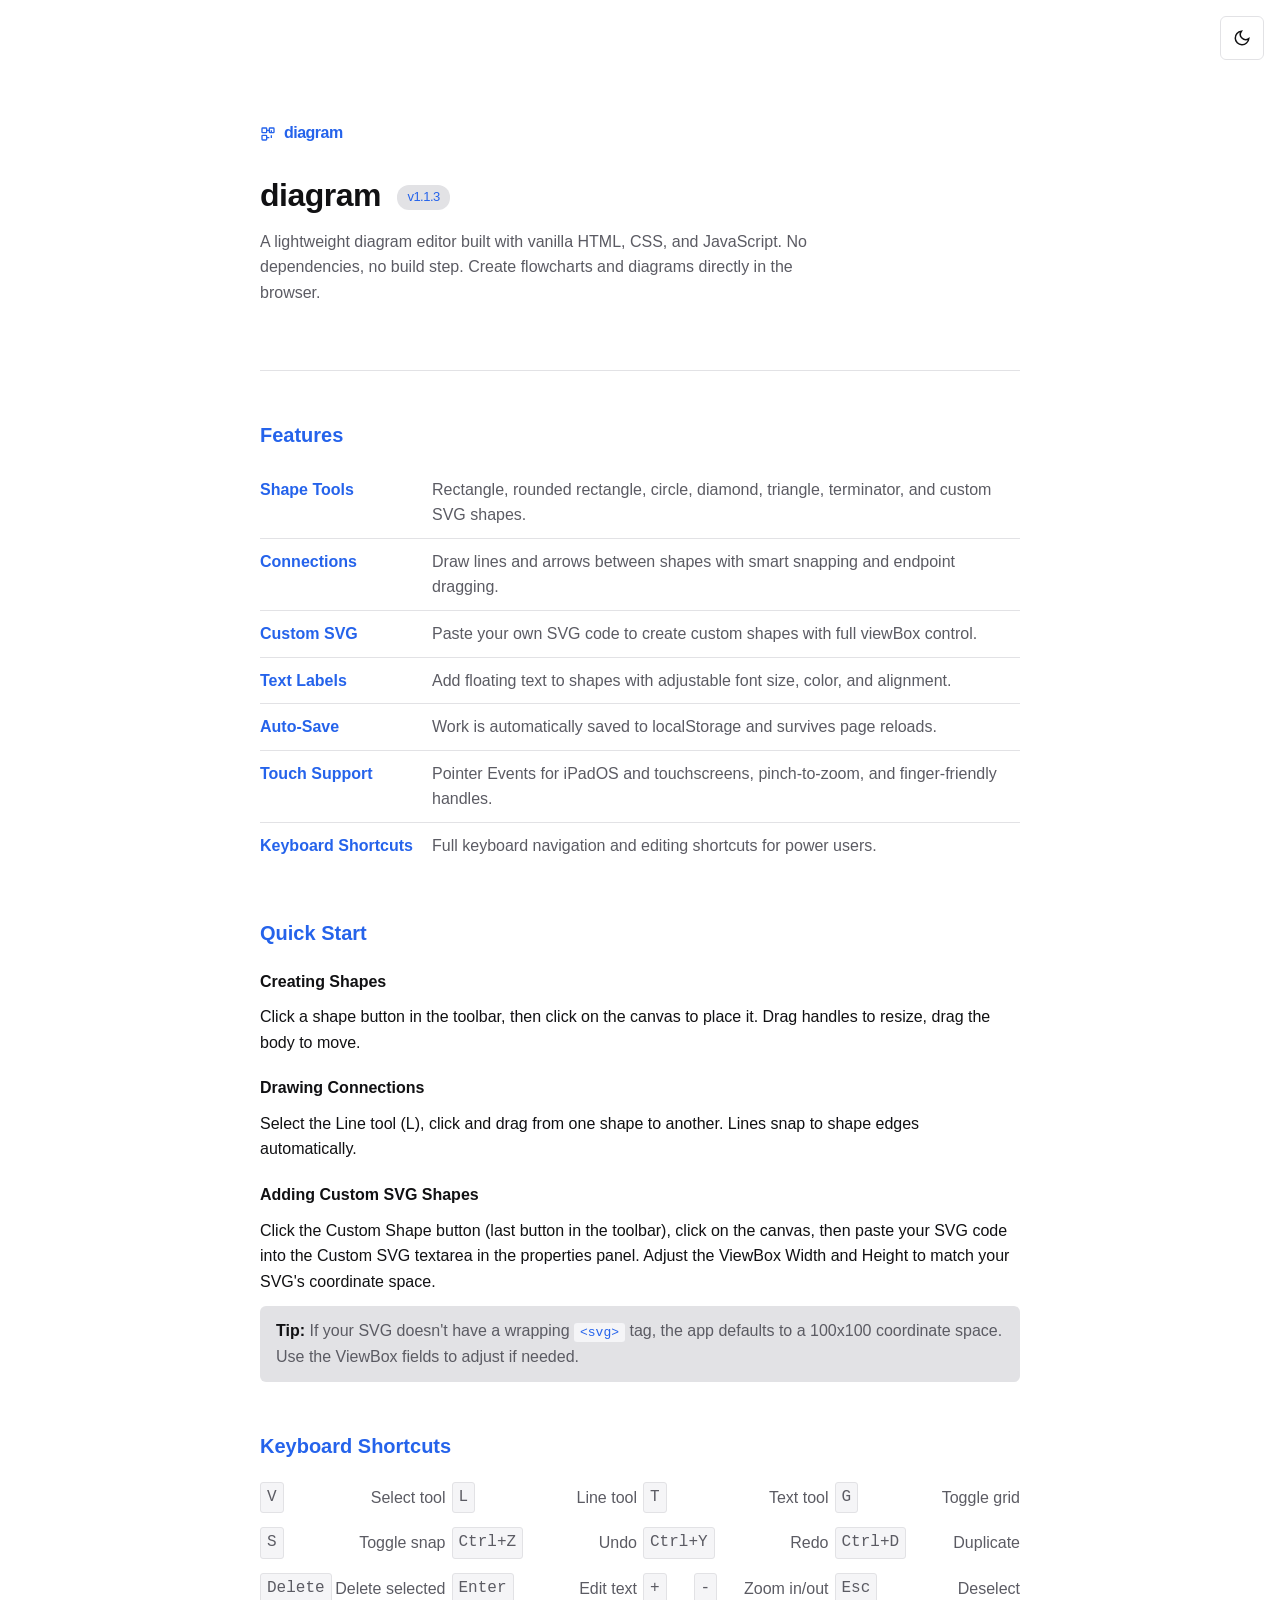
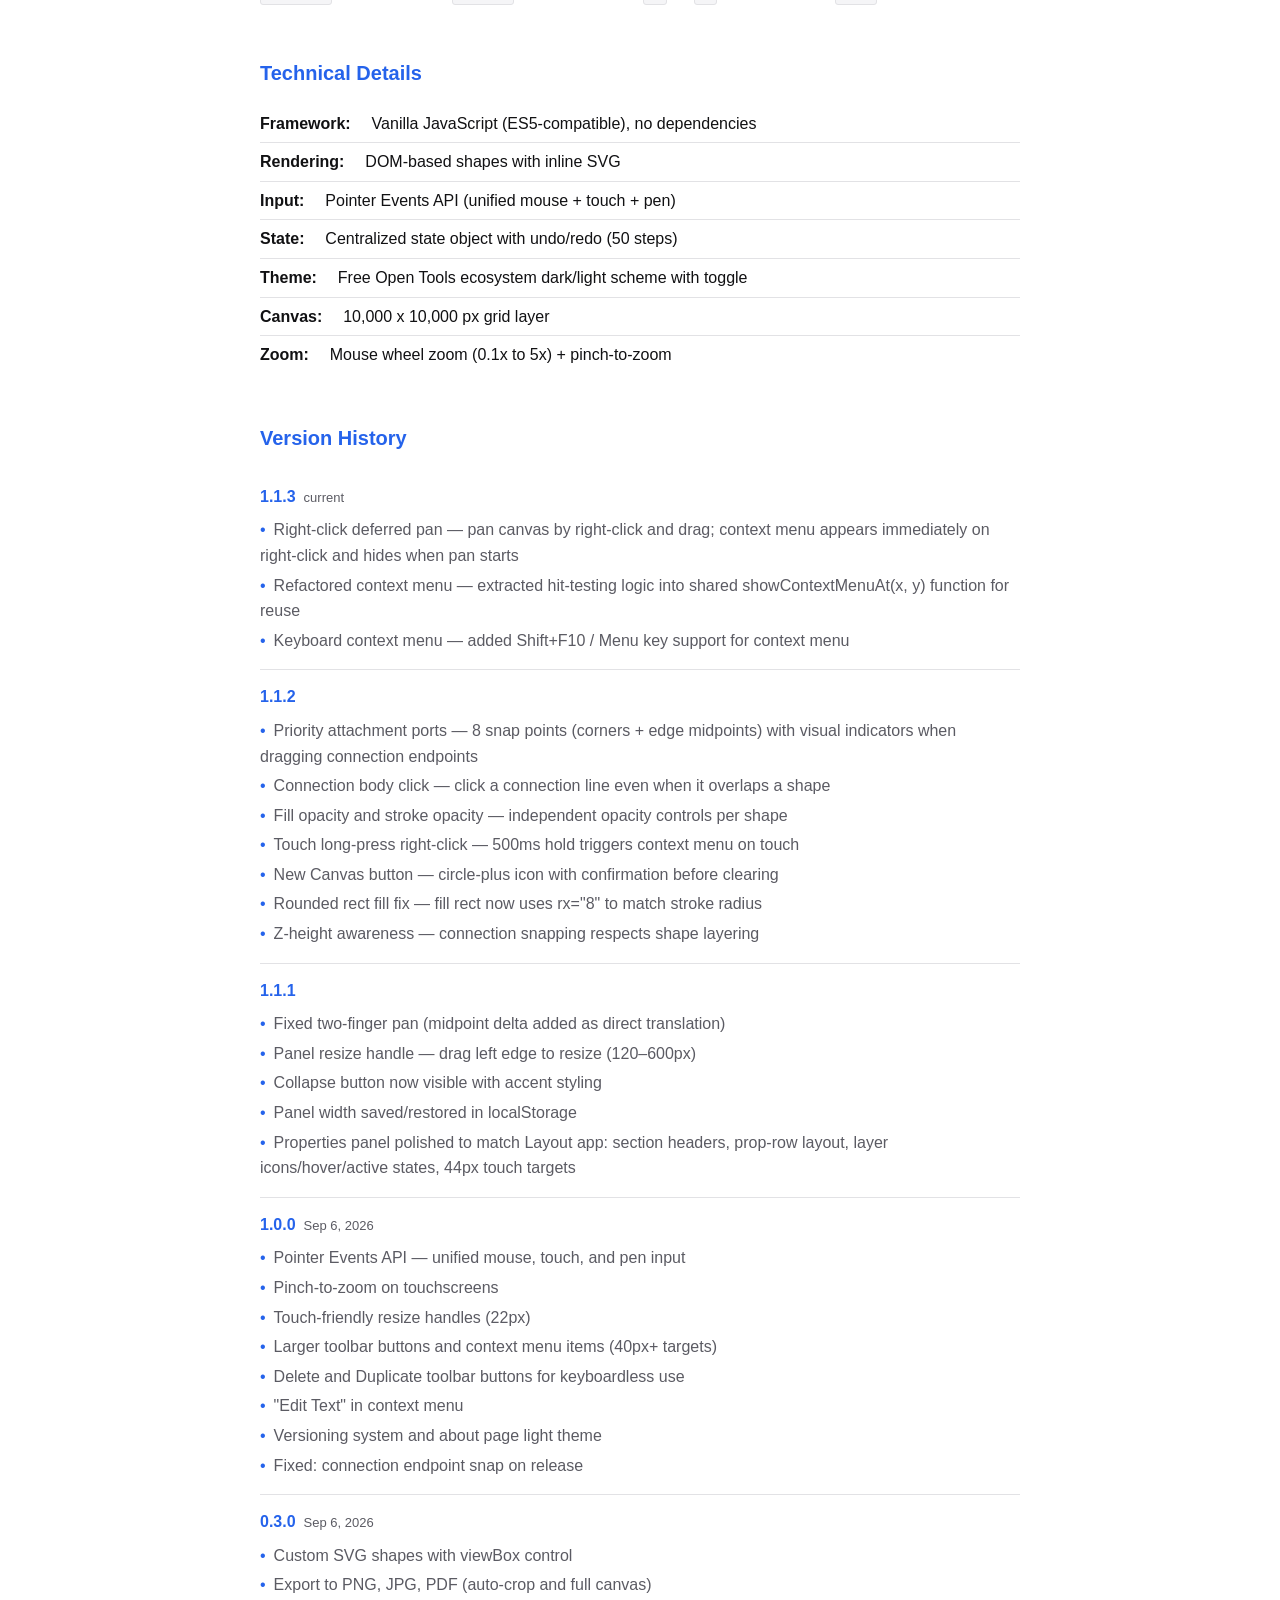
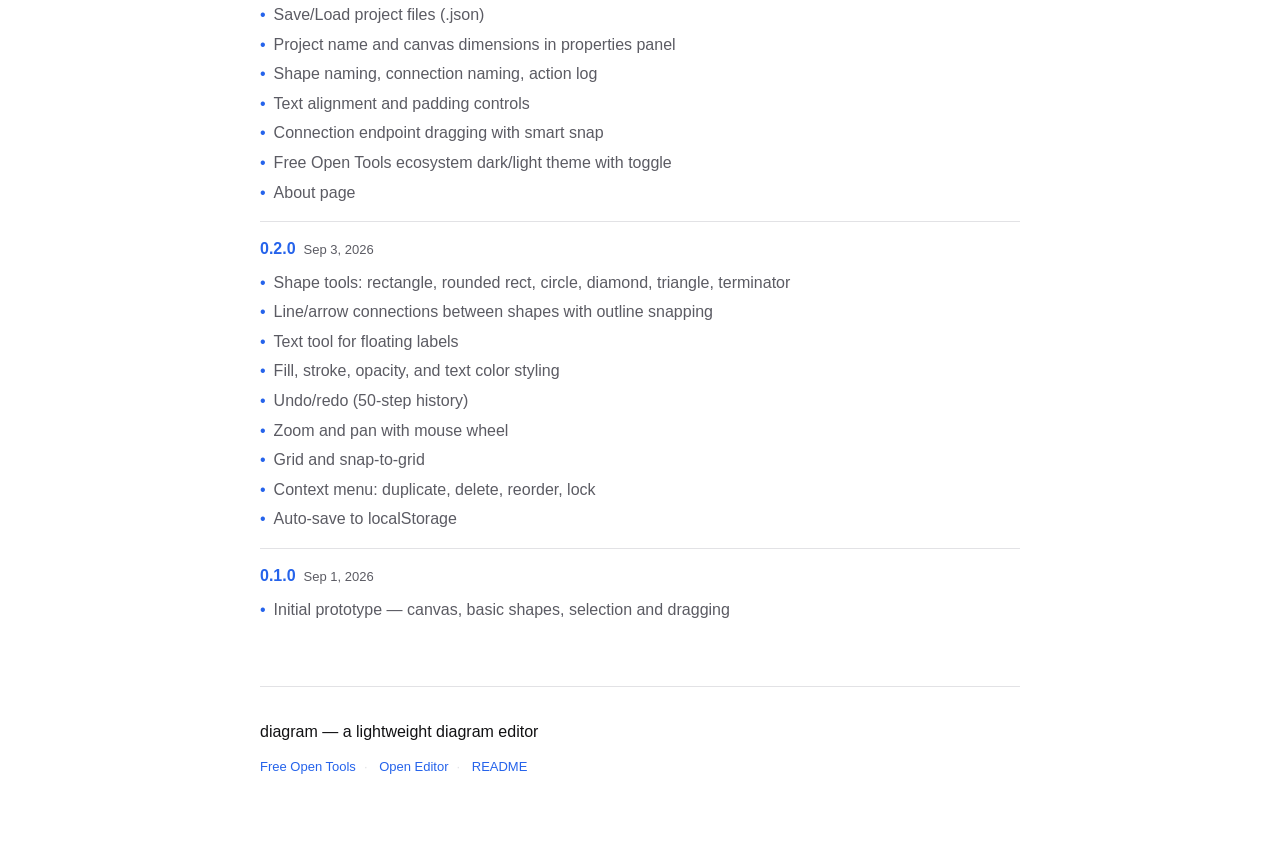
<file: about.html>
<!DOCTYPE html>
<html lang="en">
<head>
    <meta charset="UTF-8">
    <meta name="viewport" content="width=device-width, initial-scale=1.0">
    <title>About diagram</title>
    <script>
      (function () {
        var saved = localStorage.getItem('diagram-theme');
        var theme = saved || (window.matchMedia('(prefers-color-scheme: dark)').matches ? 'dark' : 'light');
        document.documentElement.setAttribute('data-theme', theme);
      })();
    </script>
    <link rel="icon" type="image/svg+xml" href="data:image/svg+xml,%3Csvg xmlns='http://www.w3.org/2000/svg' viewBox='0 0 24 24' fill='none' stroke='%232563EB' stroke-width='2'%3E%3Crect x='3' y='3' width='7' height='7' rx='1'/%3E%3Crect x='14' y='3' width='7' height='7' rx='1'/%3E%3Crect x='3' y='14' width='7' height='7' rx='1'/%3E%3Cpath d='M10 6.5h4M10 17.5h4M17 6.5v4M17 14v4'/%3E%3C/svg%3E">
    <style>
        /* ===== Theme Variables ===== */
        :root,
        [data-theme="dark"] {
            --color-bg: #0E0E10;
            --color-surface: #1C1C20;
            --color-text: #F2F2F3;
            --color-text-muted: #A3A3AB;
            --color-accent: #2563EB;
            --color-accent-hover: #1D4ED8;
            --color-border: #2C2C32;
            --color-border-input: #45475A;
            --color-btn-hover-bg: #2C2C32;
            --color-btn-active-bg: #2C2C32;
            --color-code-bg: #17171A;
        }

        [data-theme="light"] {
            --color-bg: #FFFFFF;
            --color-surface: #FFFFFF;
            --color-text: #111113;
            --color-text-muted: #5B5B63;
            --color-accent: #2563EB;
            --color-accent-hover: #1D4ED8;
            --color-border: #E2E2E5;
            --color-border-input: #E2E2E5;
            --color-btn-hover-bg: #F5F5F7;
            --color-btn-active-bg: #E2E2E5;
            --color-code-bg: #F5F5F7;
        }

        * { margin: 0; padding: 0; box-sizing: border-box; }

        body {
            font-family: -apple-system, BlinkMacSystemFont, 'Segoe UI', Roboto, Oxygen, sans-serif;
            background: var(--color-bg);
            color: var(--color-text);
            line-height: 1.6;
            min-height: 100vh;
            transition: background 0.2s, color 0.2s;
        }

        .container {
            max-width: 800px;
            margin: 0 auto;
            padding: 40px 20px;
        }

        header {
            padding: 80px 0 40px;
            border-bottom: 1px solid var(--color-border);
            margin-bottom: 48px;
        }

        .logo {
            font-size: 16px;
            font-weight: 700;
            color: var(--color-accent);
            letter-spacing: -0.5px;
            text-decoration: none;
            margin-bottom: 24px;
            display: inline-block;
        }

        .logo:hover {
            color: var(--color-accent-hover);
        }

        h1 {
            font-size: 32px;
            color: var(--color-text);
            margin-bottom: 8px;
            font-weight: 700;
            letter-spacing: -0.5px;
        }

        .version {
            display: inline-block;
            font-size: 13px;
            color: var(--color-accent);
            background: var(--color-btn-active-bg);
            padding: 2px 10px;
            border-radius: 12px;
            margin-left: 8px;
            vertical-align: middle;
            font-weight: 500;
        }

        .subtitle {
            font-size: 16px;
            color: var(--color-text-muted);
            margin-bottom: 24px;
            max-width: 560px;
            margin-top: 8px;
        }

        section {
            margin-bottom: 48px;
        }

        h2 {
            font-size: 20px;
            color: var(--color-accent);
            margin-bottom: 16px;
            font-weight: 600;
        }

        h3 {
            font-size: 16px;
            color: var(--color-text);
            margin: 20px 0 10px;
            font-weight: 600;
        }

        p {
            margin-bottom: 12px;
            color: var(--color-text);
            font-size: 16px;
        }

        .features-list {
            list-style: none;
            margin: 16px 0;
        }

        .features-list li {
            padding: 10px 0;
            border-bottom: 1px solid var(--color-border);
            display: flex;
            align-items: flex-start;
            gap: 12px;
            font-size: 16px;
        }

        .features-list li:last-child {
            border-bottom: none;
        }

        .features-list .label {
            color: var(--color-accent);
            font-weight: 600;
            min-width: 160px;
        }

        .features-list .desc {
            color: var(--color-text-muted);
        }

        .tech-list {
            list-style: none;
            margin: 16px 0;
        }

        .tech-list li {
            padding: 6px 0;
            border-bottom: 1px solid var(--color-border);
            display: flex;
            align-items: center;
            gap: 12px;
            font-size: 16px;
        }

        .tech-list li:last-child {
            border-bottom: none;
        }

        .kbd {
            display: inline-block;
            padding: 2px 6px;
            background: var(--color-btn-hover-bg);
            border: 1px solid var(--color-border-input);
            border-radius: 3px;
            font-family: 'SF Mono', 'JetBrains Mono', monospace;
            font-size: 12px;
            color: var(--color-text);
        }

        .shortcuts-grid {
            display: grid;
            grid-template-columns: repeat(auto-fit, minmax(180px, 1fr));
            gap: 6px;
            margin: 12px 0;
        }

        .shortcut-item {
            display: flex;
            justify-content: space-between;
            align-items: center;
            padding: 4px 0;
        }

        .shortcut-item span {
            color: var(--color-text-muted);
            font-size: 16px;
        }

        code {
            font-family: 'SF Mono', 'JetBrains Mono', monospace;
            font-size: 13px;
            background: var(--color-code-bg);
            padding: 2px 6px;
            border-radius: 3px;
            color: var(--color-accent);
        }

        pre {
            background: var(--color-code-bg);
            padding: 12px 16px;
            border-radius: 6px;
            overflow-x: auto;
            margin: 12px 0;
        }

        pre code {
            background: none;
            padding: 0;
            color: var(--color-text);
        }

        footer {
            padding: 32px 0;
            border-top: 1px solid var(--color-border);
            color: var(--color-text-muted);
            font-size: 13px;
        }

        footer a {
            color: var(--color-accent);
            text-decoration: none;
        }

        footer a:hover {
            text-decoration: underline;
        }

        .footer-links {
            margin-top: 12px;
        }

        .footer-links span {
            margin: 0 8px;
            color: var(--color-border-input);
        }

        .tip {
            background: var(--color-btn-active-bg);
            padding: 12px 16px;
            border-radius: 6px;
            font-size: 16px;
            color: var(--color-text-muted);
            margin: 12px 0;
        }

        .tip strong {
            color: var(--color-text);
        }

        /* Theme toggle button */
        .theme-toggle {
            position: fixed;
            top: 16px;
            right: 16px;
            width: 44px; height: 44px;
            border: 1px solid var(--color-border-input);
            background: var(--color-surface);
            color: var(--color-text);
            border-radius: 6px;
            cursor: pointer;
            font-size: 18px;
            display: flex;
            align-items: center;
            justify-content: center;
            transition: background 0.15s;
            z-index: 100;
        }

        .theme-toggle:hover {
            background: var(--color-btn-hover-bg);
        }

        .header-row {
            display: flex;
            align-items: center;
        }

        /* ===== Global Focus States ===== */
        :focus-visible {
            outline: 2px solid var(--color-accent);
            outline-offset: 2px;
        }

        /* ===== Reduced Motion ===== */
        @media (prefers-reduced-motion: reduce) {
            *, *::before, *::after {
                animation-duration: 0.01ms !important;
                transition-duration: 0.01ms !important;
            }
        }

        .skip-link {
            position: absolute;
            top: -100%;
            left: 0;
            z-index: 10000;
            padding: 8px 16px;
            background: var(--color-accent);
            color: #fff;
            text-decoration: none;
            font-size: 16px;
            font-weight: 600;
            border-radius: 0 0 4px 0;
        }
        .skip-link:focus {
            top: 0;
        }

        /* Version history */
        .changelog {
            margin: 16px 0;
        }

        .changelog-entry {
            padding: 14px 0;
            border-bottom: 1px solid var(--color-border);
        }

        .changelog-entry:last-child {
            border-bottom: none;
        }

        .changelog-entry .ver {
            font-weight: 700;
            color: var(--color-accent);
            font-size: 16px;
        }

        .changelog-entry .date {
            color: var(--color-text-muted);
            font-size: 13px;
            margin-left: 8px;
        }

        .changelog-entry ul {
            list-style: none;
            margin: 6px 0 0 0;
        }

        .changelog-entry li {
            font-size: 16px;
            color: var(--color-text-muted);
            padding: 2px 0;
        }

        .changelog-entry li::before {
            content: '\2022';
            color: var(--color-accent);
            margin-right: 8px;
        }
    </style>
</head>
<body>
    <a href="#main-content" class="skip-link">Skip to content</a>
    <button class="theme-toggle" id="theme-toggle" title="Toggle theme" aria-label="Toggle theme">
        <svg class="theme-sun" width="18" height="18" viewBox="0 0 24 24" fill="none" stroke="currentColor" stroke-width="2"><circle cx="12" cy="12" r="5"/><path d="M12 1v2M12 21v2M4.22 4.22l1.42 1.42M18.36 18.36l1.42 1.42M1 12h2M21 12h2M4.22 19.78l1.42-1.42M18.36 5.64l1.42-1.42"/></svg>
        <svg class="theme-moon" width="18" height="18" viewBox="0 0 24 24" fill="none" stroke="currentColor" stroke-width="2" style="display:none"><path d="M21 12.79A9 9 0 1111.21 3 7 7 0 0021 12.79z"/></svg>
    </button>

    <div class="container" id="main-content">
        <header>
            <div class="header-row">
                <a href="index.html" class="logo"><svg width="16" height="16" viewBox="0 0 24 24" fill="none" stroke="currentColor" stroke-width="2" style="vertical-align:middle;margin-right:4px"><rect x="3" y="3" width="7" height="7" rx="1"/><rect x="14" y="3" width="7" height="7" rx="1"/><rect x="3" y="14" width="7" height="7" rx="1"/><path d="M10 6.5h4M10 17.5h4M17 6.5v4M17 14v4"/></svg> <span>diagram</span></a>
            </div>
            <h1>diagram <span class="version" id="version-display">v1.1.3</span></h1>
            <p class="subtitle">A lightweight diagram editor built with vanilla HTML, CSS, and JavaScript. No dependencies, no build step. Create flowcharts and diagrams directly in the browser.</p>
        </header>

        <section>
            <h2>Features</h2>
            <ul class="features-list">
                <li>
                    <span class="label">Shape Tools</span>
                    <span class="desc">Rectangle, rounded rectangle, circle, diamond, triangle, terminator, and custom SVG shapes.</span>
                </li>
                <li>
                    <span class="label">Connections</span>
                    <span class="desc">Draw lines and arrows between shapes with smart snapping and endpoint dragging.</span>
                </li>
                <li>
                    <span class="label">Custom SVG</span>
                    <span class="desc">Paste your own SVG code to create custom shapes with full viewBox control.</span>
                </li>
                <li>
                    <span class="label">Text Labels</span>
                    <span class="desc">Add floating text to shapes with adjustable font size, color, and alignment.</span>
                </li>
                <li>
                    <span class="label">Auto-Save</span>
                    <span class="desc">Work is automatically saved to localStorage and survives page reloads.</span>
                </li>
                <li>
                    <span class="label">Touch Support</span>
                    <span class="desc">Pointer Events for iPadOS and touchscreens, pinch-to-zoom, and finger-friendly handles.</span>
                </li>
                <li>
                    <span class="label">Keyboard Shortcuts</span>
                    <span class="desc">Full keyboard navigation and editing shortcuts for power users.</span>
                </li>
            </ul>
        </section>

        <section>
            <h2>Quick Start</h2>
            <h3>Creating Shapes</h3>
            <p>Click a shape button in the toolbar, then click on the canvas to place it. Drag handles to resize, drag the body to move.</p>

            <h3>Drawing Connections</h3>
            <p>Select the Line tool (L), click and drag from one shape to another. Lines snap to shape edges automatically.</p>

            <h3>Adding Custom SVG Shapes</h3>
            <p>Click the Custom Shape button (last button in the toolbar), click on the canvas, then paste your SVG code into the Custom SVG textarea in the properties panel. Adjust the ViewBox Width and Height to match your SVG's coordinate space.</p>

            <div class="tip">
                <strong>Tip:</strong> If your SVG doesn't have a wrapping <code>&lt;svg&gt;</code> tag, the app defaults to a 100x100 coordinate space. Use the ViewBox fields to adjust if needed.
            </div>
        </section>

        <section>
            <h2>Keyboard Shortcuts</h2>
            <div class="shortcuts-grid">
                <div class="shortcut-item"><span class="kbd">V</span> <span>Select tool</span></div>
                <div class="shortcut-item"><span class="kbd">L</span> <span>Line tool</span></div>
                <div class="shortcut-item"><span class="kbd">T</span> <span>Text tool</span></div>
                <div class="shortcut-item"><span class="kbd">G</span> <span>Toggle grid</span></div>
                <div class="shortcut-item"><span class="kbd">S</span> <span>Toggle snap</span></div>
                <div class="shortcut-item"><span class="kbd">Ctrl+Z</span> <span>Undo</span></div>
                <div class="shortcut-item"><span class="kbd">Ctrl+Y</span> <span>Redo</span></div>
                <div class="shortcut-item"><span class="kbd">Ctrl+D</span> <span>Duplicate</span></div>
                <div class="shortcut-item"><span class="kbd">Delete</span> <span>Delete selected</span></div>
                <div class="shortcut-item"><span class="kbd">Enter</span> <span>Edit text</span></div>
                <div class="shortcut-item"><span class="kbd">+</span> <span class="kbd">-</span> <span>Zoom in/out</span></div>
                <div class="shortcut-item"><span class="kbd">Esc</span> <span>Deselect</span></div>
            </div>
        </section>

        <section>
            <h2>Technical Details</h2>
            <ul class="tech-list">
                <li><strong>Framework:</strong>&nbsp;&nbsp;Vanilla JavaScript (ES5-compatible), no dependencies</li>
                <li><strong>Rendering:</strong>&nbsp;&nbsp;DOM-based shapes with inline SVG</li>
                <li><strong>Input:</strong>&nbsp;&nbsp;Pointer Events API (unified mouse + touch + pen)</li>
                <li><strong>State:</strong>&nbsp;&nbsp;Centralized state object with undo/redo (50 steps)</li>
                <li><strong>Theme:</strong>&nbsp;&nbsp;Free Open Tools ecosystem dark/light scheme with toggle</li>
                <li><strong>Canvas:</strong>&nbsp;&nbsp;10,000 x 10,000 px grid layer</li>
                <li><strong>Zoom:</strong>&nbsp;&nbsp;Mouse wheel zoom (0.1x to 5x) + pinch-to-zoom</li>
            </ul>
        </section>

        <section>
            <h2>Version History</h2>
            <div class="changelog">
                <div class="changelog-entry">
                    <span class="ver">1.1.3</span><span class="date">current</span>
                    <ul>
                        <li>Right-click deferred pan — pan canvas by right-click and drag; context menu appears immediately on right-click and hides when pan starts</li>
                        <li>Refactored context menu — extracted hit-testing logic into shared showContextMenuAt(x, y) function for reuse</li>
                        <li>Keyboard context menu — added Shift+F10 / Menu key support for context menu</li>
                    </ul>
                </div>
                <div class="changelog-entry">
                    <span class="ver">1.1.2</span>
                    <ul>
                        <li>Priority attachment ports — 8 snap points (corners + edge midpoints) with visual indicators when dragging connection endpoints</li>
                        <li>Connection body click — click a connection line even when it overlaps a shape</li>
                        <li>Fill opacity and stroke opacity — independent opacity controls per shape</li>
                        <li>Touch long-press right-click — 500ms hold triggers context menu on touch</li>
                        <li>New Canvas button — circle-plus icon with confirmation before clearing</li>
                        <li>Rounded rect fill fix — fill rect now uses rx="8" to match stroke radius</li>
                        <li>Z-height awareness — connection snapping respects shape layering</li>
                    </ul>
                </div>
                <div class="changelog-entry">
                    <span class="ver">1.1.1</span>
                    <ul>
                        <li>Fixed two-finger pan (midpoint delta added as direct translation)</li>
                        <li>Panel resize handle — drag left edge to resize (120–600px)</li>
                        <li>Collapse button now visible with accent styling</li>
                        <li>Panel width saved/restored in localStorage</li>
                        <li>Properties panel polished to match Layout app: section headers, prop-row layout, layer icons/hover/active states, 44px touch targets</li>
                    </ul>
                </div>
                <div class="changelog-entry">
                    <span class="ver">1.0.0</span><span class="date">Sep 6, 2026</span>
                    <ul>
                        <li>Pointer Events API — unified mouse, touch, and pen input</li>
                        <li>Pinch-to-zoom on touchscreens</li>
                        <li>Touch-friendly resize handles (22px)</li>
                        <li>Larger toolbar buttons and context menu items (40px+ targets)</li>
                        <li>Delete and Duplicate toolbar buttons for keyboardless use</li>
                        <li>"Edit Text" in context menu</li>
                        <li>Versioning system and about page light theme</li>
                        <li>Fixed: connection endpoint snap on release</li>
                    </ul>
                </div>
                <div class="changelog-entry">
                    <span class="ver">0.3.0</span><span class="date">Sep 6, 2026</span>
                    <ul>
                        <li>Custom SVG shapes with viewBox control</li>
                        <li>Export to PNG, JPG, PDF (auto-crop and full canvas)</li>
                        <li>Save/Load project files (.json)</li>
                        <li>Project name and canvas dimensions in properties panel</li>
                        <li>Shape naming, connection naming, action log</li>
                        <li>Text alignment and padding controls</li>
                        <li>Connection endpoint dragging with smart snap</li>
                        <li>Free Open Tools ecosystem dark/light theme with toggle</li>
                        <li>About page</li>
                    </ul>
                </div>
                <div class="changelog-entry">
                    <span class="ver">0.2.0</span><span class="date">Sep 3, 2026</span>
                    <ul>
                        <li>Shape tools: rectangle, rounded rect, circle, diamond, triangle, terminator</li>
                        <li>Line/arrow connections between shapes with outline snapping</li>
                        <li>Text tool for floating labels</li>
                        <li>Fill, stroke, opacity, and text color styling</li>
                        <li>Undo/redo (50-step history)</li>
                        <li>Zoom and pan with mouse wheel</li>
                        <li>Grid and snap-to-grid</li>
                        <li>Context menu: duplicate, delete, reorder, lock</li>
                        <li>Auto-save to localStorage</li>
                    </ul>
                </div>
                <div class="changelog-entry">
                    <span class="ver">0.1.0</span><span class="date">Sep 1, 2026</span>
                    <ul>
                        <li>Initial prototype — canvas, basic shapes, selection and dragging</li>
                    </ul>
                </div>
            </div>
        </section>

        <footer>
            <p>diagram &mdash; a lightweight diagram editor</p>
            <div class="footer-links">
                <a href="https://freeopentools.com/">Free Open Tools</a><span>&middot;</span>
                <a href="index.html">Open Editor</a><span>&middot;</span>
                <a href="README.md">README</a>
            </div>
        </footer>
    </div>

    <script>
    (function() {
        // Theme toggle (theme is already set by inline script in <head>)
        var toggleBtn = document.getElementById('theme-toggle');
        var currentTheme = document.documentElement.dataset.theme || 'dark';
        // Set SVG visibility
        (function() {
            var sun = toggleBtn.querySelector('.theme-sun');
            var moon = toggleBtn.querySelector('.theme-moon');
            if (sun) sun.style.display = currentTheme === 'light' ? 'none' : 'block';
            if (moon) moon.style.display = currentTheme === 'light' ? 'block' : 'none';
        })();
        toggleBtn.addEventListener('click', function() {
            var isDark = document.documentElement.dataset.theme !== 'light';
            var newTheme = isDark ? 'light' : 'dark';
            document.documentElement.dataset.theme = newTheme;
            var sun = toggleBtn.querySelector('.theme-sun');
            var moon = toggleBtn.querySelector('.theme-moon');
            if (sun) sun.style.display = isDark ? 'block' : 'none';
            if (moon) moon.style.display = isDark ? 'none' : 'block';
            localStorage.setItem('diagram-theme', newTheme);
        });

    })();
    </script>
</body>
</html>
</file>
<file: styles.css>
/* ===== Theme Variables ===== */
/* Ecosystem-standard palette (Free Open Tools Style Guide §2) */
:root {
    --color-accent:        #2563EB;
    --color-accent-rgb:    37, 99, 235;
    --color-accent-hover:  #1D4ED8;
    --color-accent-soft:   #2563EB1A;
    --color-success:       #16A34A;
    --color-warning:       #D97706;
    --color-danger:        #DC2626;

    /* ===== Hover Effect Configuration ===== */
    --hover-intensity:       0.25;
    --hover-ring-width:      calc(1px + 1px * var(--hover-intensity));
    --hover-glow-blur:      calc(4px + 12px * var(--hover-intensity));
    --hover-glow-alpha:     calc(0.15 + 0.35 * var(--hover-intensity));
    --hover-conn-width-add: calc(1px + 2px * var(--hover-intensity));
    --hover-transition:     0.12s;

    --space-1: 4px;
    --space-2: 8px;
    --space-3: 12px;
    --space-4: 16px;
    --space-5: 24px;
    --space-6: 32px;
    --space-7: 48px;
    --space-8: 64px;

    --radius-sm: 6px;
    --radius-md: 10px;
    --radius-lg: 16px;

    --shadow-sm: 0 1px 2px rgba(0,0,0,0.06);
    --shadow-md: 0 4px 12px rgba(0,0,0,0.10);
    --shadow-lg: 0 12px 32px rgba(0,0,0,0.16);
}

:root,
[data-theme="dark"] {
    --color-bg:            #0E0E10;
    --color-bg-subtle:     #17171A;
    --color-surface:       #1C1C20;
    --color-border:        #2C2C32;
    --color-text:          #F2F2F3;
    --color-text-muted:    #A3A3AB;
    --color-text-disabled: #5B5B63;

    --color-canvas-bg:       #1C1C20;
    --color-oob-bg:          #17171A;
    --color-input-bg:        #1C1C20;
    --color-context-bg:      #1C1C20;
    --color-icon-default:    #A3A3AB;
    --color-icon-hover:      #F2F2F3;
    --color-grid-line:       #2C2C32;
    --color-btn-active-bg:   #2C2C32;
    --color-btn-hover-bg:    #2C2C32;
    --color-btn-hover-border:#2C2C32;
    --color-handle-border:   #0E0E10;
    --color-scrollbar-track: #17171A;
    --color-scrollbar-thumb: #2C2C32;
    --color-scrollbar-thumb-hover: #45475A;
    --color-toolbar-divider: #2C2C32;
    --color-border-input:    #45475A;
}

[data-theme="light"] {
    --color-bg:            #FFFFFF;
    --color-bg-subtle:     #F5F5F7;
    --color-surface:       #FFFFFF;
    --color-border:        #E2E2E5;
    --color-text:          #111113;
    --color-text-muted:    #5B5B63;
    --color-text-disabled: #9A9AA1;

    --color-canvas-bg:       #FFFFFF;
    --color-oob-bg:          #F5F5F7;
    --color-input-bg:        #FFFFFF;
    --color-context-bg:      #FFFFFF;
    --color-icon-default:    #9A9AA1;
    --color-icon-hover:      #111113;
    --color-grid-line:       #E2E2E5;
    --color-btn-active-bg:   #E2E2E5;
    --color-btn-hover-bg:    #F5F5F7;
    --color-btn-hover-border:#E2E2E5;
    --color-handle-border:   #FFFFFF;
    --color-scrollbar-track: #F5F5F7;
    --color-scrollbar-thumb: #E2E2E5;
    --color-scrollbar-thumb-hover: #9A9AA1;
    --color-toolbar-divider: #E2E2E5;
    --color-border-input:    #E2E2E5;
}

/* ===== Reset & Base ===== */
* { margin: 0; padding: 0; box-sizing: border-box; }

html, body {
    width: 100%; height: 100%;
    overflow: hidden;
    font-family: -apple-system, BlinkMacSystemFont, 'Segoe UI', Roboto, 'Helvetica Neue', Arial, sans-serif;
    background: var(--color-bg);
    color: var(--color-text);
}

/* ===== Skip to Content ===== */
.sr-only {
    position: absolute;
    width: 1px; height: 1px;
    padding: 0; margin: -1px;
    overflow: hidden;
    clip: rect(0,0,0,0);
    white-space: nowrap;
    border: 0;
}

.skip-link {
    position: absolute;
    top: -100%;
    left: 0;
    z-index: 10000;
    padding: var(--space-2) var(--space-4);
    background: var(--color-accent);
    color: #fff;
    text-decoration: none;
    font-size: 16px;
    font-weight: 600;
    border-radius: 0 0 var(--radius-sm) 0;
}
.skip-link:focus {
    top: 0;
    outline: 2px solid var(--color-accent);
    outline-offset: 2px;
}

/* ===== Global Focus States ===== */
:focus-visible {
    outline: 2px solid var(--color-accent);
    outline-offset: 2px;
}

/* ===== Reduced Motion ===== */
@media (prefers-reduced-motion: reduce) {
    *, *::before, *::after {
        animation-duration: 0.01ms !important;
        transition-duration: 0.01ms !important;
    }
}

/* ===== Toolbar ===== */
#toolbar {
    position: fixed; top: 0; left: 0; right: 0;
    height: 60px;
    background: var(--color-surface);
    border-bottom: 1px solid var(--color-border);
    display: flex; align-items: center;
    padding: 0 var(--space-3);
    z-index: 1000;
    gap: var(--space-1);
    touch-action: manipulation;
    overflow-x: auto;
    overflow-y: hidden;
    -webkit-overflow-scrolling: touch;
}

.app-logo {
    font-size: 16px; font-weight: 700;
    color: var(--color-accent);
    margin-right: var(--space-2);
    user-select: none;
    letter-spacing: -0.5px;
    white-space: nowrap;
    text-decoration: none;
    cursor: pointer;
}
.app-logo:hover {
    color: var(--color-accent-hover);
}

.toolbar-divider {
    width: 1px; height: 32px;
    background: var(--color-toolbar-divider);
    margin: 0 var(--space-1);
    flex-shrink: 0;
}

.tool-btn {
    width: 44px; height: 44px;
    min-width: 44px; min-height: 44px;
    border: none;
    background: transparent;
    color: var(--color-icon-default);
    border-radius: var(--radius-sm);
    cursor: pointer;
    display: flex; align-items: center; justify-content: center;
    transition: all 0.15s;
    flex-shrink: 0;
}

.tool-btn:hover { background: var(--color-btn-hover-bg); color: var(--color-icon-hover); }
.tool-btn.active { background: var(--color-btn-active-bg); color: var(--color-accent); box-shadow: inset 0 0 0 1.5px var(--color-accent); position: relative; }
.tool-btn.active::after {
    content: '';
    position: absolute;
    bottom: 2px;
    left: 50%;
    transform: translateX(-50%);
    width: var(--space-1);
    height: var(--space-1);
    border-radius: 50%;
    background: var(--color-accent);
}
.tool-btn:active { transform: scale(0.95); }

/* Primary button variant (ecosystem primary action) */
.tool-btn-primary {
    width: 44px; height: 44px;
    min-width: 44px; min-height: 44px;
    border: none;
    background: var(--color-accent);
    color: #fff;
    border-radius: var(--radius-sm);
    cursor: pointer;
    display: flex; align-items: center; justify-content: center;
    transition: all 0.15s;
    flex-shrink: 0;
}
.tool-btn-primary:hover { background: var(--color-accent-hover); color: #fff; }
.tool-btn-primary:active { transform: scale(0.95); }

/* Shape buttons in toolbar */
.shape-btn {
    width: 44px; height: 44px;
    min-width: 44px; min-height: 44px;
    border: 1px solid transparent;
    background: transparent;
    color: var(--color-icon-default);
    border-radius: var(--radius-sm);
    cursor: pointer;
    display: flex; align-items: center; justify-content: center;
    transition: all 0.15s;
    flex-shrink: 0;
}

.shape-btn:hover { background: var(--color-btn-hover-bg); color: var(--color-icon-hover); border-color: var(--color-btn-hover-border); }
.shape-btn.active { background: var(--color-btn-active-bg); color: var(--color-accent); border-color: var(--color-accent); position: relative; }
.shape-btn.active::after {
    content: '';
    position: absolute;
    bottom: 2px;
    left: 50%;
    transform: translateX(-50%);
    width: var(--space-1);
    height: var(--space-1);
    border-radius: 50%;
    background: var(--color-accent);
}

.shape-btn svg { width: 22px; height: 18px; }

/* Style controls in toolbar */
#toolbar input[type="color"] {
    width: 44px; height: 44px;
    min-width: 44px; min-height: 44px;
    border: 2px solid var(--color-border-input);
    border-radius: var(--radius-sm);
    cursor: pointer;
    padding: 2px;
    background: none;
    flex-shrink: 0;
}
#toolbar input[type="color"]::-webkit-color-swatch-wrapper { padding: 0; }
#toolbar input[type="color"]::-webkit-color-swatch { border: none; border-radius: 2px; }

#toolbar > input[type="number"] {
    width: 48px; height: 44px;
    min-height: 44px;
    background: var(--color-input-bg);
    border: 1px solid var(--color-border-input);
    border-radius: var(--radius-sm);
    color: var(--color-text);
    font-size: 16px;
    text-align: center;
    padding: 2px;
    flex-shrink: 0;
}
#toolbar > input[type="number"]:focus { border-color: var(--color-accent); outline: none; }

#toolbar input[type="range"] {
    width: 64px; height: 44px;
    -webkit-appearance: none;
    appearance: none;
    background: transparent;
    border-radius: 2px;
    outline: none;
    flex-shrink: 0;
    cursor: pointer;
    padding: 0 var(--space-2);
}
#toolbar input[type="range"]::-webkit-slider-runnable-track {
    width: 100%;
    height: 6px;
    background: var(--color-border-input);
    border-radius: var(--radius-sm);
}
#toolbar input[type="range"]::-webkit-slider-thumb {
    -webkit-appearance: none;
    width: 20px; height: 20px;
    background: var(--color-accent);
    border-radius: 50%;
    cursor: pointer;
    margin-top: -7px;
}
#toolbar input[type="range"]::-moz-range-track {
    height: 6px;
    background: var(--color-border-input);
    border-radius: var(--radius-sm);
}
#toolbar input[type="range"]::-moz-range-thumb {
    width: 20px; height: 20px;
    background: var(--color-accent);
    border-radius: 50%;
    border: none;
    cursor: pointer;
}

.zoom-display {
    font-size: 12px; color: var(--color-text-muted);
    padding: 0 var(--space-1);
    user-select: none;
    white-space: nowrap;
}

/* ===== Theme toggle ===== */
#theme-toggle {
    width: 44px; height: 44px;
    min-width: 44px; min-height: 44px;
    border: none;
    background: transparent;
    color: var(--color-icon-default);
    border-radius: var(--radius-sm);
    cursor: pointer;
    display: flex; align-items: center; justify-content: center;
    transition: all 0.15s;
    flex-shrink: 0;
    font-size: 18px;
}
#theme-toggle:hover { background: var(--color-btn-hover-bg); color: var(--color-icon-hover); }

/* ===== Canvas ===== */
#canvas-container {
    position: fixed; top: 60px; left: 0; right: 0; bottom: 0;
    overflow: hidden;
    background: var(--color-oob-bg);
    touch-action: none;
    -webkit-user-select: none;
    -webkit-touch-callout: none;
}

#canvas {
    position: absolute; top: 0; left: 0;
    width: 100%; height: 100%;
    transform-origin: 0 0;
}

#grid-layer {
    position: absolute; top: 0; left: 0;
    width: 10000px; height: 10000px;
    pointer-events: none;
    z-index: 0;
    background: var(--color-oob-bg);
}

#shapes-layer {
    position: absolute; top: 0; left: 0;
    width: 100%; height: 100%;
    z-index: 1;
}

#preview-layer {
    position: absolute; top: 0; left: 0;
    width: 100%; height: 100%;
    z-index: 3;
    pointer-events: none;
}

/* ===== Shapes ===== */
.diagram-shape {
    position: absolute;
    cursor: move;
    user-select: none;
    min-width: 20px; min-height: 20px;
    transition: box-shadow var(--hover-transition), filter var(--hover-transition);
}

/* Hover effect: ring + glow, active in select and line tools, excluding locked shapes */
body.tool-select .diagram-shape:not(.locked):hover,
body.tool-line .diagram-shape:not(.locked):hover {
    box-shadow:
        0 0 0 var(--hover-ring-width) rgba(var(--color-accent-rgb), 0.8),
        0 0 var(--hover-glow-blur) rgba(var(--color-accent-rgb), var(--hover-glow-alpha));
}

.diagram-shape.selected { box-shadow: 0 0 0 2px var(--color-accent), 0 0 12px var(--color-accent-soft); }
.diagram-shape.locked { cursor: not-allowed; opacity: 0.7; }

/* Connection hover state (toggled by JS — CSS :hover won't fire due to pointer-events:none) */
.conn-hover {
    filter: brightness(1.08);
}

/* Resize handles */
.resize-handle {
    position: absolute;
    width: 22px; height: 22px;
    background: var(--color-accent);
    border: 2px solid var(--color-handle-border);
    border-radius: var(--radius-sm);
    z-index: 10;
}

.resize-handle.nw { cursor: nw-resize; }
.resize-handle.ne { cursor: ne-resize; }
.resize-handle.sw { cursor: sw-resize; }
.resize-handle.se { cursor: se-resize; }
.resize-handle.n { cursor: n-resize; }
.resize-handle.s { cursor: s-resize; }
.resize-handle.w { cursor: w-resize; }
.resize-handle.e { cursor: e-resize; }
.resize-handle:hover { background: var(--color-accent-hover); transform: scale(1.3); }

/* Shape text — outer box is inset from all four edges (textPad, set inline);
   inner element fills its width and aligns the text. Uses only absolute
   positioning + a simple translate so html2canvas exports match the canvas. */
.shape-text {
    position: absolute;
    pointer-events: none;
    touch-action: none;
    overflow: hidden;
}
.shape-text-inner {
    position: absolute;
    left: 0; right: 0; width: 100%;
    box-sizing: border-box;
    font-weight: 500;
    white-space: pre-wrap; word-break: break-word;
    line-height: 1.3;
    padding: var(--space-1);
}
.shape-text-center       { top: 50%;  transform: translateY(-50%); text-align: center; }
.shape-text-top-left      { top: 0;    text-align: left; }
.shape-text-top-center     { top: 0;    text-align: center; }
.shape-text-top-right      { top: 0;    text-align: right; }
.shape-text-middle-left    { top: 50%;  transform: translateY(-50%); text-align: left; }
.shape-text-middle-right   { top: 50%;  transform: translateY(-50%); text-align: right; }
.shape-text-bottom-left    { bottom: 0; text-align: left; }
.shape-text-bottom-center  { bottom: 0; text-align: center; }
.shape-text-bottom-right   { bottom: 0; text-align: right; }

/* ===== Connections ===== */
.conn-sel { filter: brightness(1.15); }
.conn-arrow { pointer-events: none; }

/* ===== Properties Panel ===== */
#properties-panel {
    position: fixed; top: 60px; right: 0; bottom: 0;
    width: 240px;
    background: var(--color-bg-subtle);
    border-left: 1px solid var(--color-border);
    display: flex;
    flex-direction: column;
    z-index: 900;
    transition: none;
}

/* ===== Panel Resize Handle ===== */
#panel-resize-handle {
    position: absolute;
    left: 0;
    top: 0;
    bottom: 0;
    width: 8px;
    cursor: col-resize;
    z-index: 910;
    background: transparent;
    transition: background 0.15s;
}
#panel-resize-handle:hover,
#panel-resize-handle.active {
    background: var(--color-accent-soft);
}
#panel-resize-handle::after {
    content: '';
    position: absolute;
    left: 50%;
    top: 50%;
    transform: translate(-50%, -50%);
    width: 2px;
    height: 40px;
    border-radius: 2px;
    background: var(--color-border);
    opacity: 0;
    transition: opacity 0.15s, background 0.15s;
}
#panel-resize-handle:hover::after,
#panel-resize-handle.active::after {
    opacity: 1;
    background: var(--color-accent);
}

#properties-panel.hidden { display: none; }

#properties-panel.collapsed {
    width: 40px;
    min-width: 40px;
}
#properties-panel.collapsed .panel-scroll,
#properties-panel.collapsed .panel-layers-content,
#properties-panel.collapsed .panel-log,
#properties-panel.collapsed .panel-tabs,
#properties-panel.collapsed #panel-resize-handle { display: none; }
#properties-panel.collapsed .panel-header {
    padding: var(--space-2);
    border-bottom: none;
    cursor: pointer;
    flex: 1;
    justify-content: center;
}
#properties-panel.collapsed .panel-header .collapse-btn {
    width: 28px;
    height: 28px;
    padding: 0;
    font-size: 14px;
    background: var(--color-canvas-bg);
    border: 1px solid var(--color-border);
    border-radius: var(--radius-sm);
    color: var(--color-accent);
}
#properties-panel.collapsed .panel-header .collapse-btn:hover {
    color: var(--color-accent-hover);
    border-color: var(--color-accent);
    background: var(--color-btn-hover-bg);
}

.panel-scroll {
    flex: 1;
    overflow-y: auto;
}

.panel-header {
    display: flex;
    justify-content: space-between;
    align-items: center;
    font-size: 14px; font-weight: 600;
    color: var(--color-accent);
    padding: 0;
    border-bottom: 1px solid var(--color-border);
    flex-shrink: 0;
}
.panel-tabs {
    display: flex;
    flex: 1;
}
.panel-tab {
    flex: 1;
    padding: var(--space-2) var(--space-2);
    background: none;
    border: none;
    border-bottom: 2px solid transparent;
    color: var(--color-text-disabled);
    font-size: 12px;
    text-transform: uppercase;
    letter-spacing: 0.06em;
    font-weight: 600;
    cursor: pointer;
    transition: color 0.15s, border-color 0.15s;
    font-family: inherit;
    min-height: 44px;
}
.panel-tab:hover {
    color: var(--color-text-muted);
}
.panel-tab.active {
    color: var(--color-accent);
    border-bottom-color: var(--color-accent);
}
.panel-header .collapse-btn {
    display: flex;
    align-items: center;
    justify-content: center;
    background: var(--color-accent-soft);
    border: 1px solid var(--color-accent);
    color: var(--color-accent);
    cursor: pointer;
    width: 32px;
    height: 32px;
    border-radius: var(--radius-sm);
    margin: var(--space-2);
    flex-shrink: 0;
    transition: all 0.15s;
}
.panel-header .collapse-btn:hover {
    background: var(--color-accent);
    color: #FFFFFF;
    border-color: var(--color-accent);
}
.panel-header .collapse-btn svg {
    width: 16px;
    height: 16px;
    display: block;
    transition: transform 0.2s;
}

.panel-section {
    padding: var(--space-4);
    border-bottom: 1px solid var(--color-border);
}
.panel-section:last-child {
    border-bottom: none;
}

/* Section headers (Layout app style) */
.panel-section h4 {
    font-size: 12px;
    text-transform: uppercase;
    letter-spacing: 0.08em;
    color: var(--color-text-disabled);
    margin-bottom: var(--space-2);
    font-weight: 600;
}

/* Property rows (Layout app style) */
.prop-row {
    display: flex;
    gap: var(--space-2);
    margin-bottom: var(--space-2);
    align-items: center;
}
.prop-row:last-child {
    margin-bottom: 0;
}
.prop-row label {
    display: flex;
    align-items: center;
    gap: var(--space-1);
    flex: 1;
    font-size: 12px;
    color: var(--color-text-muted);
    white-space: nowrap;
    min-width: 0;
}
.prop-row label input,
.prop-row label select,
.prop-row label textarea {
    flex: 1;
    background: var(--color-surface);
    border: 1px solid var(--color-border);
    color: var(--color-text);
    padding: var(--space-1) var(--space-2);
    border-radius: var(--radius-sm);
    font-size: 16px;
    min-height: 44px;
    outline: none;
    font-family: inherit;
}
/* Compact number inputs — stretch to fill but won't collapse below min */
.prop-row .num-compact {
    flex: 1;
    min-width: 50px;
}
.prop-row .num-tiny {
    flex: 1;
    min-width: 45px;
}
/* Number inputs get a shorter height to reduce vertical bloat */
.prop-row label input[type="number"] {
    min-height: 28px;
    font-size: 14px;
}
.prop-row label input[type="color"] {
    flex: 0;
    min-width: 44px;
    min-height: 44px;
    cursor: pointer;
    padding: var(--space-1);
}
.prop-row label input[type="color"]::-webkit-color-swatch-wrapper { padding: 0; }
.prop-row label input[type="color"]::-webkit-color-swatch { border: none; border-radius: 2px; }
.prop-row label textarea {
    resize: vertical;
    font-family: inherit;
}
.prop-row label select {
    cursor: pointer;
    flex: 1;
    min-width: 0;
}
.prop-row label input[type="number"]:focus,
.prop-row label select:focus,
.prop-row label textarea:focus {
    border-color: var(--color-accent);
}

/* Range input */
.prop-row label input[type="range"] {
    width: 100%;
    height: 4px;
    -webkit-appearance: none;
    appearance: none;
    background: var(--color-border);
    border-radius: 2px;
    outline: none;
    cursor: pointer;
    padding: 0;
    border: none;
    min-width: 0;
}
.prop-row label input[type="range"]::-webkit-slider-thumb {
    -webkit-appearance: none;
    width: 14px;
    height: 14px;
    background: var(--color-accent);
    border-radius: 50%;
    cursor: pointer;
}

/* Checkbox label */
.prop-row .checkbox-label {
    display: flex;
    align-items: center;
    gap: 6px;
    cursor: pointer;
    color: var(--color-text);
    font-size: 12px;
}
.prop-row .checkbox-label input[type="checkbox"] {
    -webkit-appearance: none;
    appearance: none;
    flex: 0 0 auto;
    width: 18px;
    height: 18px;
    min-width: 18px;
    min-height: 18px;
    margin: 0;
    border: 1px solid var(--color-border);
    border-radius: 3px;
    background: var(--color-surface);
    accent-color: var(--color-accent);
    cursor: pointer;
    position: relative;
}
.prop-row .checkbox-label input[type="checkbox"]:checked {
    background: var(--color-accent);
    border-color: var(--color-accent);
}
.prop-row .checkbox-label input[type="checkbox"]:checked::after {
    content: '';
    position: absolute;
    left: 5px;
    top: 1px;
    width: 5px;
    height: 9px;
    border: solid #fff;
    border-width: 0 2px 2px 0;
    transform: rotate(45deg);
}
/* Checkbox pair — two checkboxes sharing a row, each stretching evenly */
.prop-row .checkbox-pair {
    display: flex;
    gap: var(--space-3);
    flex: 1;
}
.prop-row .checkbox-pair .checkbox-label {
    flex: 1;
    min-width: 60px;
    white-space: nowrap;
    cursor: pointer;
    color: var(--color-text) !important;
    font-size: 12px !important;
}

/* Show/hide panel sections */
.panel-shape.hidden,
.panel-conn.hidden,
.panel-custom.hidden,
.panel-project.hidden { display: none; }

/* ===== Context Menu ===== */
#context-menu {
    position: fixed;
    background: var(--color-context-bg);
    border: 1px solid var(--color-border-input);
    border-radius: var(--radius-md);
    padding: var(--space-1);
    min-width: 160px;
    z-index: 2000;
    box-shadow: var(--shadow-lg);
}
#context-menu.hidden { display: none; }

.context-item {
    padding: var(--space-3) var(--space-4);
    font-size: 16px; color: var(--color-text);
    cursor: pointer;
    border-radius: var(--radius-sm);
    transition: background 0.1s;
    min-height: 44px;
    display: flex; align-items: center;
}
.context-item:hover { background: var(--color-btn-hover-bg); }

.context-divider {
    height: 1px;
    background: var(--color-border-input);
    margin: var(--space-1) var(--space-2);
}

/* ===== Text Editor ===== */
#text-editor { position: fixed; z-index: 1500; display: none; }
#text-editor.visible { display: block; }

#text-input {
    background: var(--color-input-bg);
    border: 2px solid var(--color-accent);
    border-radius: var(--radius-sm);
    color: var(--color-text);
    font-size: 16px;
    padding: var(--space-2);
    outline: none;
    resize: none;
    font-family: inherit;
    min-width: 100px; min-height: 40px;
}

/* ===== Selection Box ===== */
.selection-box {
    position: absolute;
    border: 1px dashed var(--color-accent);
    background: var(--color-accent-soft);
    pointer-events: none;
}

/* Snap highlight during line drawing */
.snap-highlight {
    position: absolute;
    box-shadow: 0 0 0 2px var(--color-accent), 0 0 16px var(--color-accent-soft);
    pointer-events: none;
    z-index: 4;
    border-radius: 2px;
}

/* ===== Action Log (inside properties panel) ===== */
.panel-log {
    border-top: 1px solid var(--color-border);
    overflow: hidden;
    max-height: var(--space-5);
    transition: max-height 0.2s;
    flex-shrink: 0;
}
.panel-log.open { max-height: 200px; }
.log-header {
    display: flex;
    justify-content: space-between;
    align-items: center;
    padding: 2px var(--space-3);
    font-size: 12px;
    color: var(--color-text-muted);
    cursor: pointer;
    user-select: none;
    flex-shrink: 0;
}
.log-header button {
    background: none; border: none; color: var(--color-text-muted);
    cursor: pointer; font-size: 14px; padding: 0 var(--space-1);
}
.log-body {
    flex: 1;
    overflow-y: auto;
    padding: 2px var(--space-3) var(--space-1);
    font-family: 'SF Mono', 'JetBrains Mono', monospace;
    font-size: 12px;
    color: var(--color-text-muted);
    line-height: 1.5;
}
.log-body .log-entry {
    padding: 1px 0;
    border-bottom: 1px solid var(--color-border);
}
.log-body .log-entry:last-child { border-bottom: none; }
.log-body .log-time { color: var(--color-accent); margin-right: var(--space-1); }
.log-body .log-add { color: var(--color-text); font-weight: 600; }
.log-body .log-del { color: var(--color-text-muted); text-decoration: line-through; }
.log-body .log-edit { color: var(--color-text); font-style: italic; }
.log-body .log-move { color: var(--color-text); }
.log-body .log-sys { color: var(--color-text-muted); font-style: italic; }


/* ===== Layers Tab ===== */
.panel-layers-content {
    flex: 1;
    overflow-y: auto;
    padding: var(--space-1);
    font-size: 12px;
}

/* Layer list container */
.panel-layers-content .layer-list {
    display: flex;
    flex-direction: column;
    gap: var(--space-1);
}

/* Layer item — polished to match Layout app */
.panel-layers-content .layer-item {
    display: flex;
    align-items: center;
    gap: var(--space-2);
    padding: var(--space-2);
    border-radius: var(--radius-sm);
    cursor: pointer;
    font-size: 12px;
    color: var(--color-text-muted);
    transition: all 0.1s;
    min-height: 44px;
}
.panel-layers-content .layer-item:hover {
    background: var(--color-border);
}
.panel-layers-content .layer-item.active {
    background: var(--color-accent-soft);
    color: var(--color-accent);
}

/* Layer icon column */
.panel-layers-content .layer-icon {
    width: 16px;
    height: 16px;
    display: flex;
    align-items: center;
    justify-content: center;
    flex-shrink: 0;
}
.panel-layers-content .layer-icon svg {
    width: 16px;
    height: 16px;
    stroke: currentColor;
    fill: none;
    stroke-width: 2;
    stroke-linecap: round;
    stroke-linejoin: round;
}

/* Layer name */
.panel-layers-content .layer-name {
    flex: 1;
    overflow: hidden;
    text-overflow: ellipsis;
    white-space: nowrap;
}

/* Visibility toggle — 44×44 touch target */
.panel-layers-content .layer-vis-toggle {
    min-width: 44px;
    min-height: 44px;
    display: flex;
    align-items: center;
    justify-content: center;
    cursor: pointer;
    opacity: 0.4;
    border-radius: var(--radius-sm);
    color: var(--color-icon-default);
    background: transparent;
    border: none;
    padding: 10px;
    flex-shrink: 0;
    transition: opacity 0.1s;
}
.panel-layers-content .layer-vis-toggle:hover {
    opacity: 0.8;
}
.panel-layers-content .layer-vis-toggle.hidden {
    opacity: 0.2;
}
.panel-layers-content .layer-vis-toggle svg {
    width: 16px;
    height: 16px;
    stroke: currentColor;
    fill: none;
    stroke-width: 2;
    stroke-linecap: round;
    stroke-linejoin: round;
}

/* Z-height input */
.panel-layers-content .layer-z {
    width: 48px;
    height: 26px;
    min-width: 48px;
    background: var(--color-surface);
    border: 1px solid var(--color-border);
    border-radius: var(--radius-sm);
    color: var(--color-text);
    font-size: 12px;
    text-align: center;
    padding: 1px;
    flex-shrink: 0;
}
.panel-layers-content .layer-z:focus {
    border-color: var(--color-accent);
    outline: none;
}

/* ===== Export dropdown ===== */
.export-wrap { position: relative; }
.export-drop {
    position: fixed; margin-top: var(--space-1);
    background: var(--color-surface); border: 1px solid var(--color-border);
    border-radius: var(--radius-md); padding: var(--space-1); display: none; flex-direction: column;
    z-index: 3000; min-width: 160px; box-shadow: var(--shadow-md);
}
.export-drop.visible { display: flex; }
.export-item {
    padding: var(--space-3) var(--space-4); font-size: 16px; color: var(--color-text);
    cursor: pointer; border-radius: var(--radius-sm); user-select: none;
    min-height: 44px; display: flex; align-items: center;
}
.export-item:hover { background: var(--color-input-bg); color: var(--color-accent); }

/* ===== Canvas size dropdown ===== */
.canvas-size-wrap {
    position: relative;
}
.canvas-size-drop {
    position: absolute;
    top: 100%; right: 0;
    margin-top: var(--space-1);
    background: var(--color-surface);
    border: 1px solid var(--color-border);
    border-radius: var(--radius-md);
    padding: var(--space-3) var(--space-3);
    display: none;
    flex-direction: column;
    gap: var(--space-1);
    z-index: 200;
    min-width: 200px;
    box-shadow: var(--shadow-md);
}
.canvas-size-drop.visible {
    display: flex;
}
.canvas-size-drop label {
    font-size: 12px;
    color: var(--color-text-muted);
    text-transform: uppercase;
    letter-spacing: 0.5px;
}
.canvas-size-drop input[type="number"] {
    width: 100%;
    height: 34px;
    padding: 0 var(--space-3);
    border: 1px solid var(--color-border-input);
    border-radius: var(--radius-sm);
    background: var(--color-input-bg);
    color: var(--color-text);
    font-size: 16px;
}
.canvas-size-drop input[type="number"]:focus {
    outline: none;
    border-color: var(--color-accent);
}

/** ===== Scrollbar ===== */
::-webkit-scrollbar { width: var(--space-2); height: var(--space-2); }
::-webkit-scrollbar-track { background: var(--color-scrollbar-track); }
::-webkit-scrollbar-thumb { background: var(--color-scrollbar-thumb); border-radius: var(--radius-sm); }
::-webkit-scrollbar-thumb:hover { background: var(--color-scrollbar-thumb-hover); }

/* ===== Responsive: small screens ===== */
@media (max-width: 768px) {
    #properties-panel {
        display: none !important;
    }
    #canvas-container {
        right: 0;
    }
}

@media (max-width: 480px) {
    .export-wrap .tool-btn-primary,
    .shape-btn[data-shape="triangle"],
    .shape-btn[data-shape="terminator"] {
        display: none;
    }
    #toolbar {
        gap: 2px;
        padding: 0 var(--space-1);
    }
}

/* ===== Read-Only Banner ===== */
.readonly-banner {
    position: absolute;
    top: 0;
    left: 0;
    right: 0;
    z-index: 100;
    background: var(--color-warning);
    color: #fff;
    text-align: center;
    padding: 6px var(--space-4);
    font-size: 13px;
    font-weight: 500;
    letter-spacing: 0.01em;
}

/* Dim toolbar buttons in read-only mode */
body.read-only-mode #toolbar button:not(#theme-toggle):not(#btn-zoom-in):not(#btn-zoom-out):not(#btn-collapse-panel),
body.read-only-mode #toolbar input,
body.read-only-mode #toolbar select {
    opacity: 0.4;
    pointer-events: none;
}
body.read-only-mode #toolbar {
    cursor: not-allowed;
}

/* ===== Save button auto-save dot ===== */
.save-btn {
    position: relative;
    overflow: visible;
}
.save-dot {
    position: absolute;
    bottom: -1px;
    left: 50%;
    transform: translateX(-50%);
    width: 6px;
    height: 6px;
    border-radius: 50%;
    background: var(--color-success);
    border: 1.5px solid var(--color-bg);
    pointer-events: none;
}
</file>
